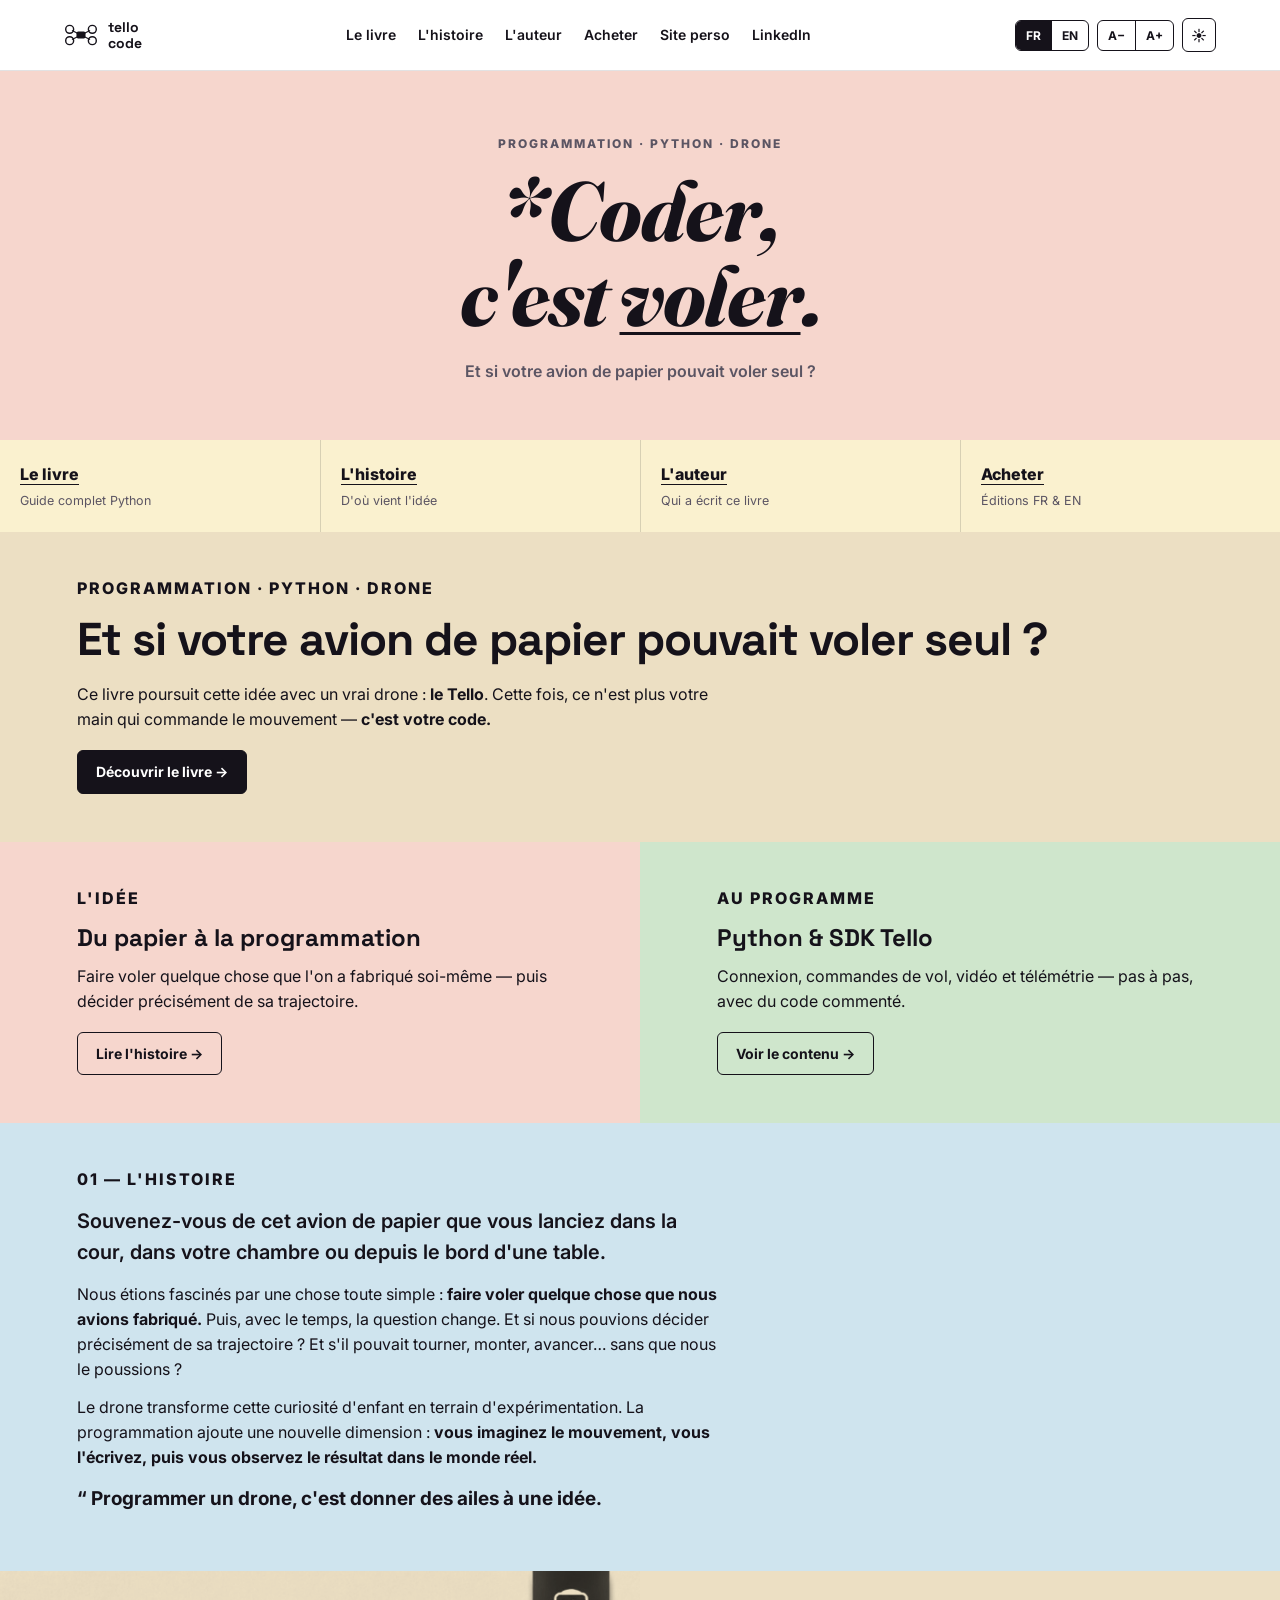
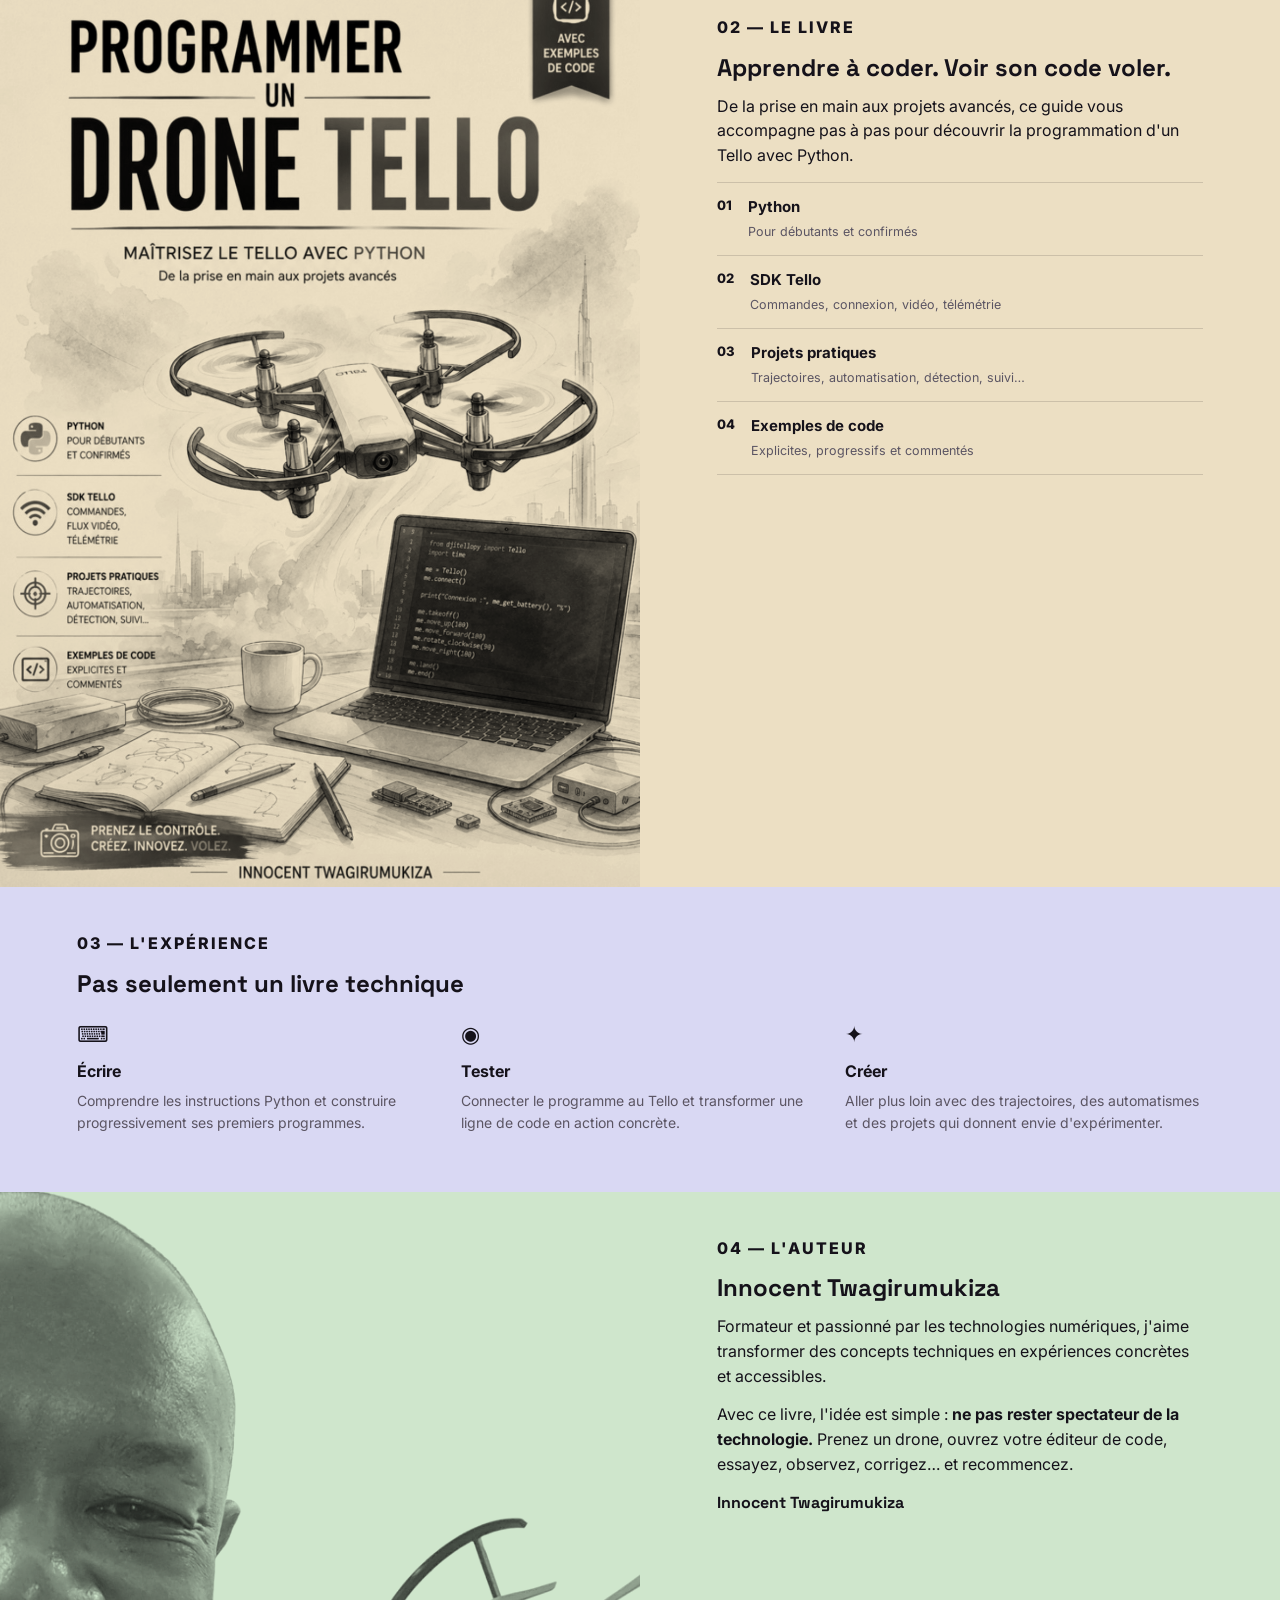
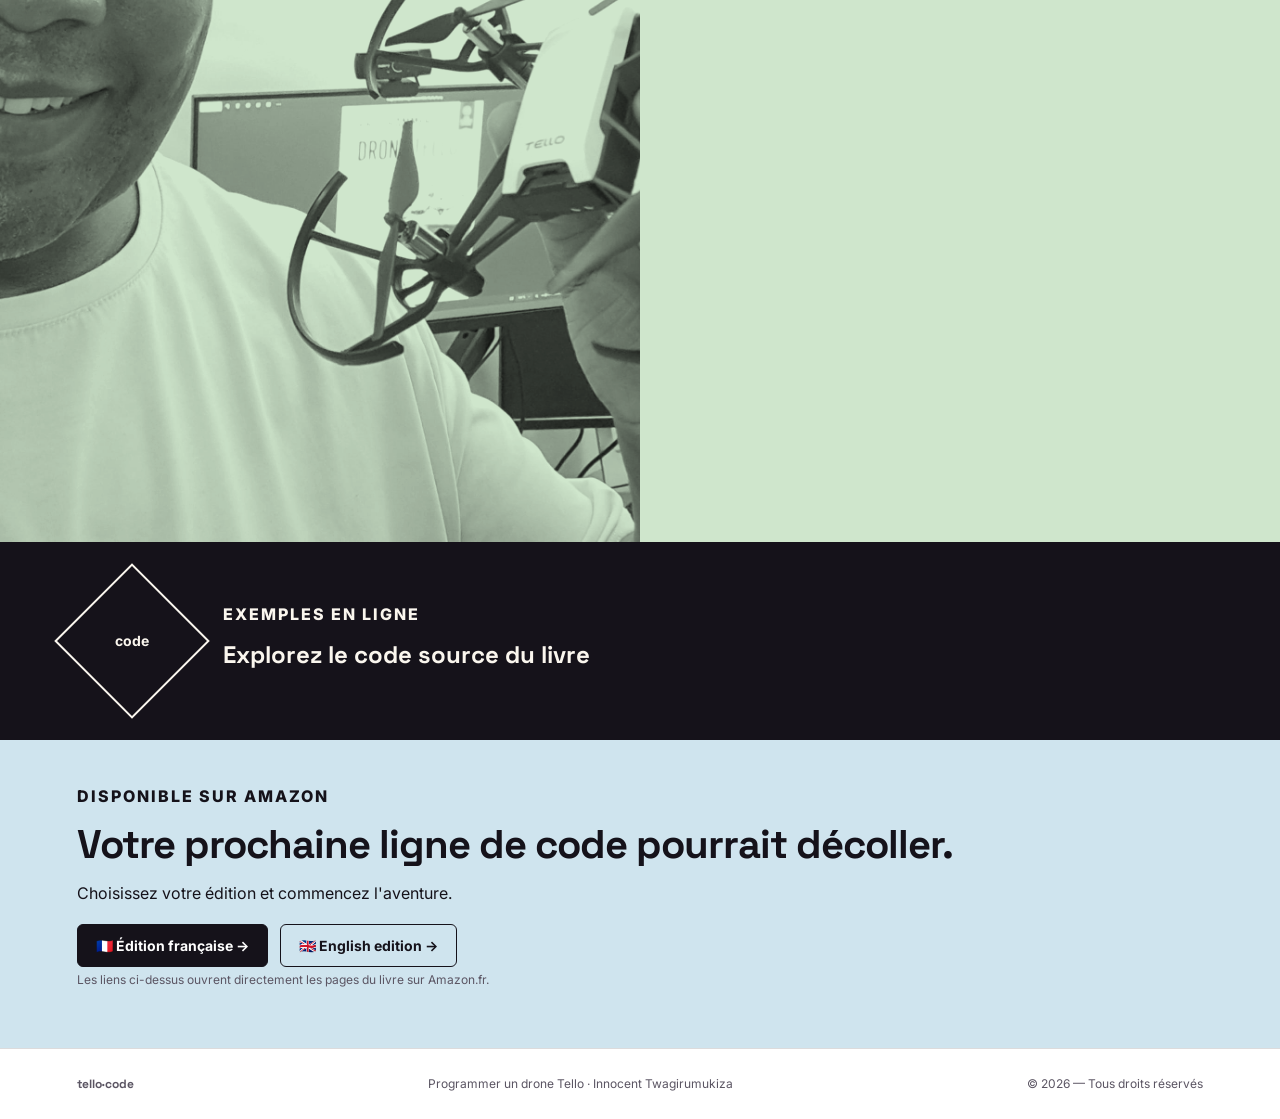
<file: index.html>
<!DOCTYPE html>
<html lang="fr" data-lang="fr" data-theme="light">
<head>
  <meta charset="UTF-8">
  <meta name="viewport" content="width=device-width, initial-scale=1.0">
  <meta name="description" content="Programmer un drone Tello — Maîtrisez le Tello avec Python, du premier vol aux projets autonomes. Livre d'Innocent Twagirumukiza.">
  <meta name="author" content="Innocent Twagirumukiza">
  <title>Programmer un drone Tello | Innocent Twagirumukiza</title>
  <link rel="preconnect" href="https://fonts.googleapis.com">
  <link rel="preconnect" href="https://fonts.gstatic.com" crossorigin>
  <link href="https://fonts.googleapis.com/css2?family=Inter:wght@400;500;600;700;800&family=Space+Grotesk:wght@500;600;700&family=Fraunces:ital,wght@0,600;0,700;1,600&display=swap" rel="stylesheet">
  <link rel="stylesheet" href="styles.css">
  <script>
    (function(){
      var lang = localStorage.getItem('tc-lang') || 'fr';
      var theme = localStorage.getItem('tc-theme') || 'light';
      var fs = localStorage.getItem('tc-fs') || '1';
      document.documentElement.setAttribute('data-lang', lang);
      document.documentElement.setAttribute('lang', lang);
      document.documentElement.setAttribute('data-theme', theme);
      document.documentElement.style.setProperty('--fs', fs);
    })();
  </script>
</head>
<body>
  <header class="nav">
    <a class="brand" href="#top">
      <svg class="brand-mark" viewBox="0 0 60 40" width="34" height="24" aria-hidden="true">
        <circle cx="10" cy="10" r="7" fill="none" stroke="currentColor" stroke-width="2.5"/>
        <circle cx="50" cy="10" r="7" fill="none" stroke="currentColor" stroke-width="2.5"/>
        <circle cx="10" cy="30" r="7" fill="none" stroke="currentColor" stroke-width="2.5"/>
        <circle cx="50" cy="30" r="7" fill="none" stroke="currentColor" stroke-width="2.5"/>
        <rect x="22" y="14" width="16" height="12" rx="3" fill="currentColor"/>
        <line x1="14" y1="12" x2="24" y2="17" stroke="currentColor" stroke-width="2"/>
        <line x1="46" y1="12" x2="36" y2="17" stroke="currentColor" stroke-width="2"/>
        <line x1="14" y1="28" x2="24" y2="23" stroke="currentColor" stroke-width="2"/>
        <line x1="46" y1="28" x2="36" y2="23" stroke="currentColor" stroke-width="2"/>
      </svg>
      <span class="brand-word">tello<br>code</span>
    </a>

    <nav class="nav-links">
      <a href="#livre"><span class="i18n-fr">Le livre</span><span class="i18n-en">The book</span></a>
      <a href="#histoire"><span class="i18n-fr">L'histoire</span><span class="i18n-en">The story</span></a>
      <a href="#auteur"><span class="i18n-fr">L'auteur</span><span class="i18n-en">The author</span></a>
      <a href="#acheter"><span class="i18n-fr">Acheter</span><span class="i18n-en">Buy</span></a>
      <a href="https://twagirumukiza.github.io/Twagirumukiza-Innocent/" target="_blank" rel="noopener"><span class="i18n-fr">Site perso</span><span class="i18n-en">Website</span></a>
      <a href="https://www.linkedin.com/in/innocent-twagirumukiza" target="_blank" rel="noopener">LinkedIn</a>
    </nav>

    <div class="toolbar" role="group" aria-label="Préférences d'affichage">
      <div class="tb-group lang-switch">
        <button type="button" class="tb-btn lang-btn" data-lang-btn="fr" aria-pressed="true">FR</button>
        <button type="button" class="tb-btn lang-btn" data-lang-btn="en" aria-pressed="false">EN</button>
      </div>
      <div class="tb-group">
        <button type="button" class="tb-btn" id="fs-dec" aria-label="Réduire la taille du texte">A−</button>
        <button type="button" class="tb-btn" id="fs-inc" aria-label="Augmenter la taille du texte">A+</button>
      </div>
      <button type="button" class="tb-btn theme-btn" id="theme-toggle" aria-label="Changer de thème">
        <span class="theme-icon-light">☀</span><span class="theme-icon-dark">☾</span>
      </button>
      <button type="button" class="burger" id="burger-toggle" aria-label="Ouvrir le menu" aria-expanded="false" aria-controls="mobile-menu">
        <span></span><span></span><span></span>
      </button>
    </div>

    <div class="mobile-menu" id="mobile-menu">
      <a href="#livre"><span class="i18n-fr">Le livre</span><span class="i18n-en">The book</span></a>
      <a href="#histoire"><span class="i18n-fr">L'histoire</span><span class="i18n-en">The story</span></a>
      <a href="#auteur"><span class="i18n-fr">L'auteur</span><span class="i18n-en">The author</span></a>
      <a href="#acheter"><span class="i18n-fr">Acheter</span><span class="i18n-en">Buy</span></a>
      <a href="https://twagirumukiza.github.io/Twagirumukiza-Innocent/" target="_blank" rel="noopener"><span class="i18n-fr">Site perso</span><span class="i18n-en">Website</span></a>
      <a href="https://www.linkedin.com/in/innocent-twagirumukiza" target="_blank" rel="noopener">LinkedIn</a>
    </div>
  </header>

  <main id="top">

    <!-- HERO : slogan -->
    <section class="hero-band">
      <div class="hero-slogan">
        <p class="eyebrow i18n-fr">PROGRAMMATION · PYTHON · DRONE</p>
        <p class="eyebrow i18n-en">PROGRAMMING · PYTHON · DRONE</p>
        <h1 class="slogan i18n-fr">*Coder,<br>c'est <u>voler</u>.</h1>
        <h1 class="slogan i18n-en">*Code is<br><u>flight</u>.</h1>
        <p class="slogan-sub i18n-fr">Et si votre avion de papier pouvait voler seul ?</p>
        <p class="slogan-sub i18n-en">What if your paper airplane could fly on its own?</p>
      </div>
    </section>

    <!-- LIGNE DE NAVIGATION RAPIDE -->
    <nav class="quicknav">
      <a href="#livre">
        <span class="qn-title i18n-fr">Le livre</span><span class="qn-title i18n-en">The book</span>
        <span class="qn-caption i18n-fr">Guide complet Python</span><span class="qn-caption i18n-en">Full Python guide</span>
      </a>
      <a href="#histoire">
        <span class="qn-title i18n-fr">L'histoire</span><span class="qn-title i18n-en">The story</span>
        <span class="qn-caption i18n-fr">D'où vient l'idée</span><span class="qn-caption i18n-en">Where the idea comes from</span>
      </a>
      <a href="#auteur">
        <span class="qn-title i18n-fr">L'auteur</span><span class="qn-title i18n-en">The author</span>
        <span class="qn-caption i18n-fr">Qui a écrit ce livre</span><span class="qn-caption i18n-en">Who wrote this book</span>
      </a>
      <a href="#acheter">
        <span class="qn-title i18n-fr">Acheter</span><span class="qn-title i18n-en">Buy</span>
        <span class="qn-caption i18n-fr">Éditions FR &amp; EN</span><span class="qn-caption i18n-en">FR &amp; EN editions</span>
      </a>
    </nav>

    <!-- GRILLE DE BLOCS -->
    <div class="bento">

      <!-- Intro / accroche -->
      <article class="cell wide tan">
        <p class="eyebrow i18n-fr">PROGRAMMATION · PYTHON · DRONE</p>
        <p class="eyebrow i18n-en">PROGRAMMING · PYTHON · DRONE</p>
        <h1 class="i18n-fr">Et si votre avion de papier pouvait voler seul ?</h1>
        <h1 class="i18n-en">What if your paper airplane could fly on its own?</h1>
        <p class="i18n-fr">Ce livre poursuit cette idée avec un vrai drone : <strong>le Tello</strong>. Cette fois, ce n'est plus votre main qui commande le mouvement — <strong>c'est votre code.</strong></p>
        <p class="i18n-en">This book carries that idea further with a real drone: <strong>the Tello</strong>. This time, it's not your hand commanding the movement — <strong>it's your code.</strong></p>
        <a class="btn i18n-fr" href="#livre">Découvrir le livre →</a>
        <a class="btn i18n-en" href="#livre">Discover the book →</a>
      </article>

      <!-- Teaser histoire -->
      <article class="cell peach">
        <p class="tag i18n-fr">L'idée</p><p class="tag i18n-en">The idea</p>
        <h3 class="i18n-fr">Du papier à la programmation</h3>
        <h3 class="i18n-en">From paper to programming</h3>
        <p class="i18n-fr">Faire voler quelque chose que l'on a fabriqué soi-même — puis décider précisément de sa trajectoire.</p>
        <p class="i18n-en">Making something you built fly — then deciding exactly where it goes.</p>
        <a class="btn ghost i18n-fr" href="#histoire">Lire l'histoire →</a>
        <a class="btn ghost i18n-en" href="#histoire">Read the story →</a>
      </article>

      <!-- Teaser SDK -->
      <article class="cell sage">
        <p class="tag i18n-fr">Au programme</p><p class="tag i18n-en">Inside the book</p>
        <h3 class="i18n-fr">Python &amp; SDK Tello</h3>
        <h3 class="i18n-en">Python &amp; Tello SDK</h3>
        <p class="i18n-fr">Connexion, commandes de vol, vidéo et télémétrie — pas à pas, avec du code commenté.</p>
        <p class="i18n-en">Connection, flight commands, video and telemetry — step by step, with commented code.</p>
        <a class="btn ghost i18n-fr" href="#livre">Voir le contenu →</a>
        <a class="btn ghost i18n-en" href="#livre">See what's inside →</a>
      </article>

      <!-- Histoire complète -->
      <article class="cell wide sky" id="histoire">
        <p class="tag i18n-fr">01 — L'histoire</p><p class="tag i18n-en">01 — The story</p>
        <div class="i18n-fr">
          <p class="big">Souvenez-vous de cet avion de papier que vous lanciez dans la cour, dans votre chambre ou depuis le bord d'une table.</p>
          <p>Nous étions fascinés par une chose toute simple : <strong>faire voler quelque chose que nous avions fabriqué.</strong> Puis, avec le temps, la question change. Et si nous pouvions décider précisément de sa trajectoire ? Et s'il pouvait tourner, monter, avancer… sans que nous le poussions ?</p>
          <p>Le drone transforme cette curiosité d'enfant en terrain d'expérimentation. La programmation ajoute une nouvelle dimension : <strong>vous imaginez le mouvement, vous l'écrivez, puis vous observez le résultat dans le monde réel.</strong></p>
          <p class="quote">“ Programmer un drone, c'est donner des ailes à une idée.</p>
        </div>
        <div class="i18n-en">
          <p class="big">Remember that paper plane you launched in the yard, in your bedroom, or off the edge of a table.</p>
          <p>We were fascinated by one simple thing: <strong>making something we'd built fly.</strong> Then, over time, the question changes. What if we could decide its exact path? What if it could turn, climb, move forward… without us pushing it?</p>
          <p>The drone turns that childhood curiosity into a playground for experimenting. Programming adds a new dimension: <strong>you imagine the movement, you write it, then you watch the result play out in the real world.</strong></p>
          <p class="quote">“ Programming a drone means giving wings to an idea.</p>
        </div>
      </article>

      <!-- Le livre : visuel + contenu -->
      <figure class="cell photo tint-tan">
        <img src="assets/couverture-tello.jpg" alt="Couverture du livre Programmer un drone Tello">
      </figure>
      <article class="cell tan" id="livre">
        <p class="tag i18n-fr">02 — Le livre</p><p class="tag i18n-en">02 — The book</p>
        <h3 class="i18n-fr">Apprendre à coder. Voir son code voler.</h3>
        <h3 class="i18n-en">Learn to code. Watch your code fly.</h3>
        <p class="i18n-fr">De la prise en main aux projets avancés, ce guide vous accompagne pas à pas pour découvrir la programmation d'un Tello avec Python.</p>
        <p class="i18n-en">From your very first flight to advanced projects, this guide walks you step by step through programming a Tello with Python.</p>
        <ul class="feature-list i18n-fr">
          <li><b>01</b><span><strong>Python</strong><small>Pour débutants et confirmés</small></span></li>
          <li><b>02</b><span><strong>SDK Tello</strong><small>Commandes, connexion, vidéo, télémétrie</small></span></li>
          <li><b>03</b><span><strong>Projets pratiques</strong><small>Trajectoires, automatisation, détection, suivi…</small></span></li>
          <li><b>04</b><span><strong>Exemples de code</strong><small>Explicites, progressifs et commentés</small></span></li>
        </ul>
        <ul class="feature-list i18n-en">
          <li><b>01</b><span><strong>Python</strong><small>For beginners and experienced coders</small></span></li>
          <li><b>02</b><span><strong>Tello SDK</strong><small>Commands, connection, video, telemetry</small></span></li>
          <li><b>03</b><span><strong>Hands-on projects</strong><small>Flight paths, automation, detection, tracking…</small></span></li>
          <li><b>04</b><span><strong>Code examples</strong><small>Clear, progressive and well-commented</small></span></li>
        </ul>
      </article>

      <!-- Expérience : écrire / tester / créer -->
      <article class="cell wide lavender">
        <p class="tag i18n-fr">03 — L'expérience</p><p class="tag i18n-en">03 — The experience</p>
        <h3 class="i18n-fr">Pas seulement un livre technique</h3>
        <h3 class="i18n-en">Not just a technical book</h3>
        <div class="triptych i18n-fr">
          <div><span class="ti">⌨</span><strong>Écrire</strong><p>Comprendre les instructions Python et construire progressivement ses premiers programmes.</p></div>
          <div><span class="ti">◉</span><strong>Tester</strong><p>Connecter le programme au Tello et transformer une ligne de code en action concrète.</p></div>
          <div><span class="ti">✦</span><strong>Créer</strong><p>Aller plus loin avec des trajectoires, des automatismes et des projets qui donnent envie d'expérimenter.</p></div>
        </div>
        <div class="triptych i18n-en">
          <div><span class="ti">⌨</span><strong>Write</strong><p>Understand Python instructions and progressively build your first programs.</p></div>
          <div><span class="ti">◉</span><strong>Test</strong><p>Connect the program to the Tello and turn a line of code into a real action.</p></div>
          <div><span class="ti">✦</span><strong>Create</strong><p>Go further with flight paths, automations and projects that make you want to experiment.</p></div>
        </div>
      </article>

      <!-- Auteur -->
      <figure class="cell photo tint-sage">
        <img src="assets/innocent-twagirumukiza.jpg" alt="Innocent Twagirumukiza avec un drone Tello">
      </figure>
      <article class="cell sage" id="auteur">
        <p class="tag i18n-fr">04 — L'auteur</p><p class="tag i18n-en">04 — The author</p>
        <h3>Innocent Twagirumukiza</h3>
        <p class="i18n-fr">Formateur et passionné par les technologies numériques, j'aime transformer des concepts techniques en expériences concrètes et accessibles.</p>
        <p class="i18n-en">A trainer passionate about digital technology, I love turning technical concepts into concrete, approachable experiences.</p>
        <p class="i18n-fr">Avec ce livre, l'idée est simple : <strong>ne pas rester spectateur de la technologie.</strong> Prenez un drone, ouvrez votre éditeur de code, essayez, observez, corrigez… et recommencez.</p>
        <p class="i18n-en">With this book, the idea is simple: <strong>stop watching technology from the sidelines.</strong> Take a drone, open your code editor, try, observe, fix… and try again.</p>
        <p class="signature">Innocent Twagirumukiza</p>
      </article>

      <!-- Code source : bloc sombre diamant -->
      <a class="cell wide dark diamond-cell" href="https://tello-code-site-book.netlify.app/" target="_blank" rel="noopener">
        <div class="diamond">
          <span>code</span>
        </div>
        <div>
          <p class="tag i18n-fr">Exemples en ligne</p><p class="tag i18n-en">Live examples</p>
          <h3 class="i18n-fr">Explorez le code source du livre</h3>
          <h3 class="i18n-en">Explore the book's source code</h3>
        </div>
      </a>

      <!-- Achat -->
      <article class="cell wide sky" id="acheter">
        <p class="eyebrow i18n-fr">DISPONIBLE SUR AMAZON</p>
        <p class="eyebrow i18n-en">AVAILABLE ON AMAZON</p>
        <h2 class="i18n-fr">Votre prochaine ligne de code pourrait décoller.</h2>
        <h2 class="i18n-en">Your next line of code could take off.</h2>
        <p class="i18n-fr">Choisissez votre édition et commencez l'aventure.</p>
        <p class="i18n-en">Choose your edition and start the adventure.</p>
        <div class="amazon-buttons">
          <a class="btn" href="https://www.amazon.fr/dp/B0HHYSXQSV" target="_blank" rel="noopener">🇫🇷 Édition française →</a>
          <a class="btn ghost" href="https://www.amazon.fr/PROGRAMMING-TELLO-DRONE-autonomous-assistant/dp/B0HHXLND46" target="_blank" rel="noopener">🇬🇧 English edition →</a>
        </div>
        <p class="amazon-note i18n-fr">Les liens ci-dessus ouvrent directement les pages du livre sur Amazon.fr.</p>
        <p class="amazon-note i18n-en">The links above open the book's pages directly on Amazon.fr.</p>
      </article>

    </div>
  </main>

  <footer>
    <div class="footer-brand">tello<span>·</span>code</div>
    <p class="i18n-fr">Programmer un drone Tello · Innocent Twagirumukiza</p>
    <p class="i18n-en">Programming a Tello Drone · Innocent Twagirumukiza</p>
    <p>
      <span class="i18n-fr">© <span id="year-fr"></span> — Tous droits réservés</span>
      <span class="i18n-en">© <span id="year-en"></span> — All rights reserved</span>
    </p>
  </footer>

  <script src="script.js"></script>
</body>
</html>
</file>
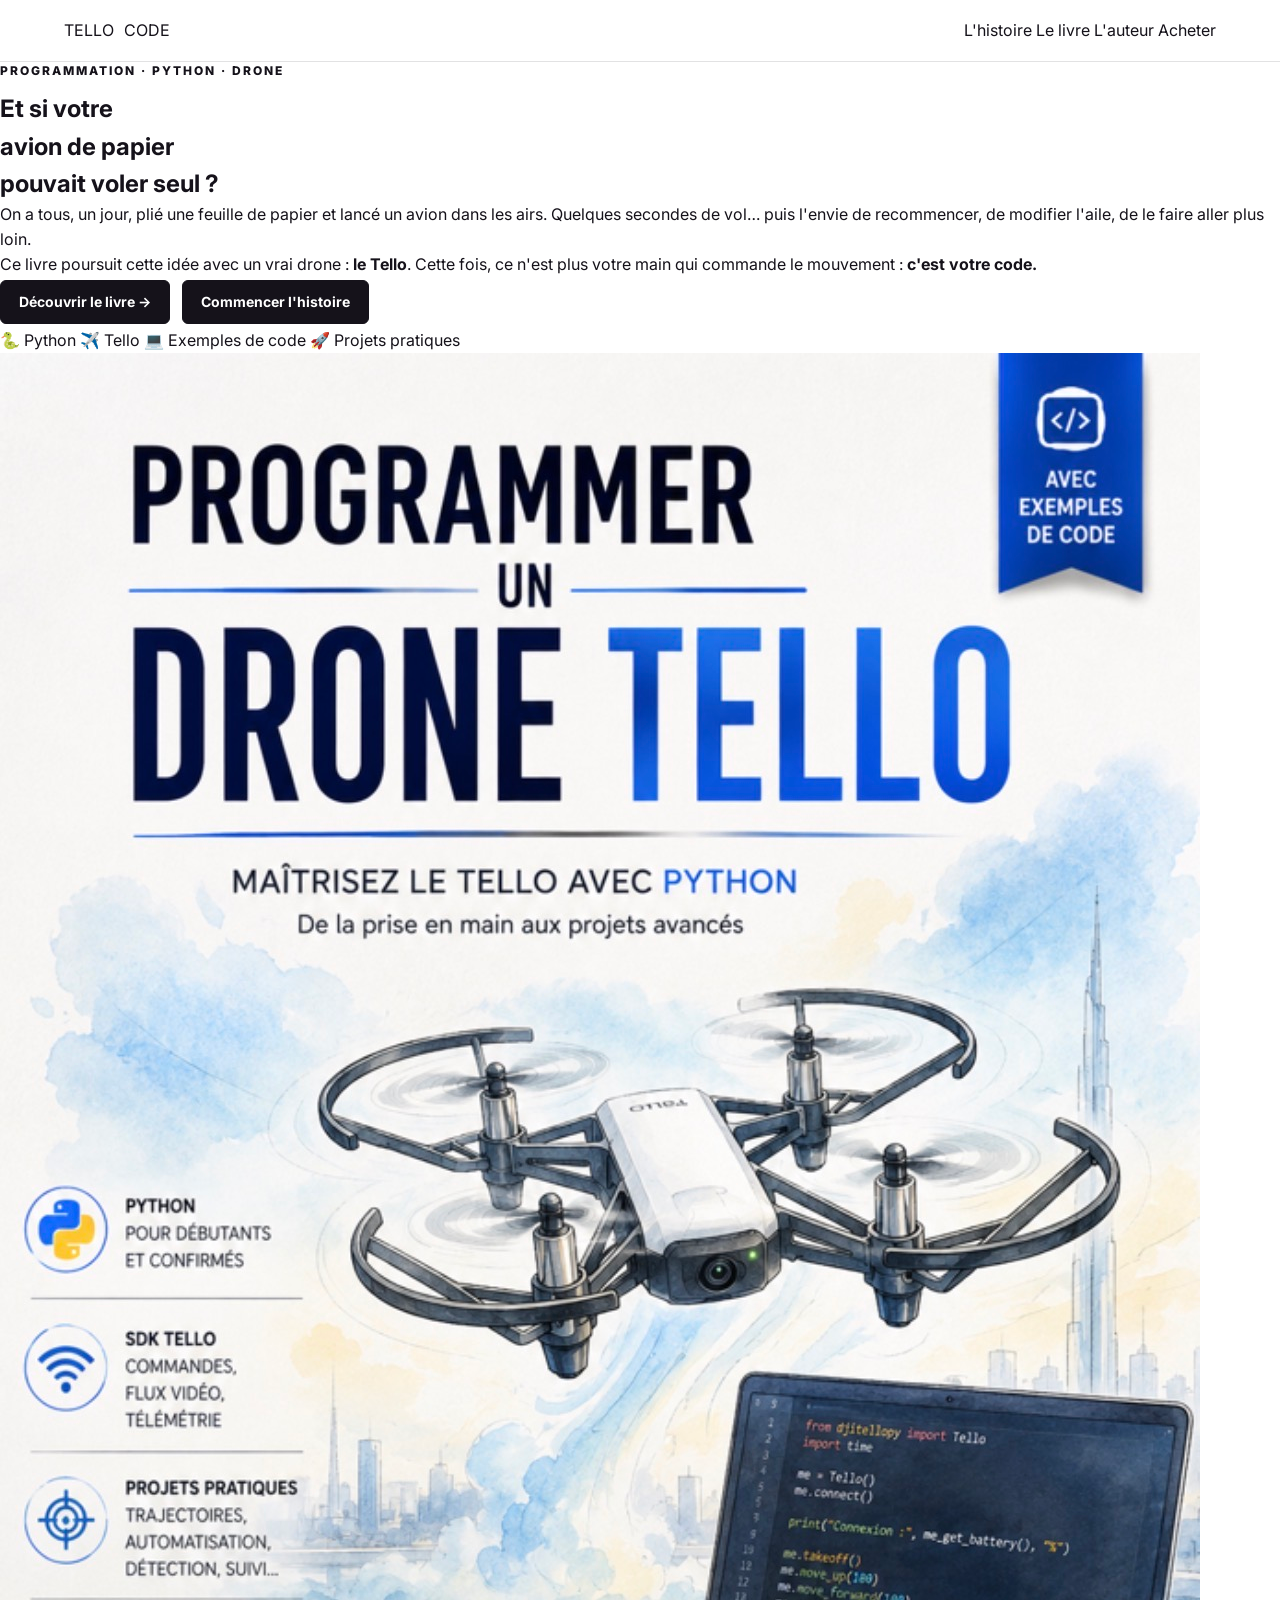
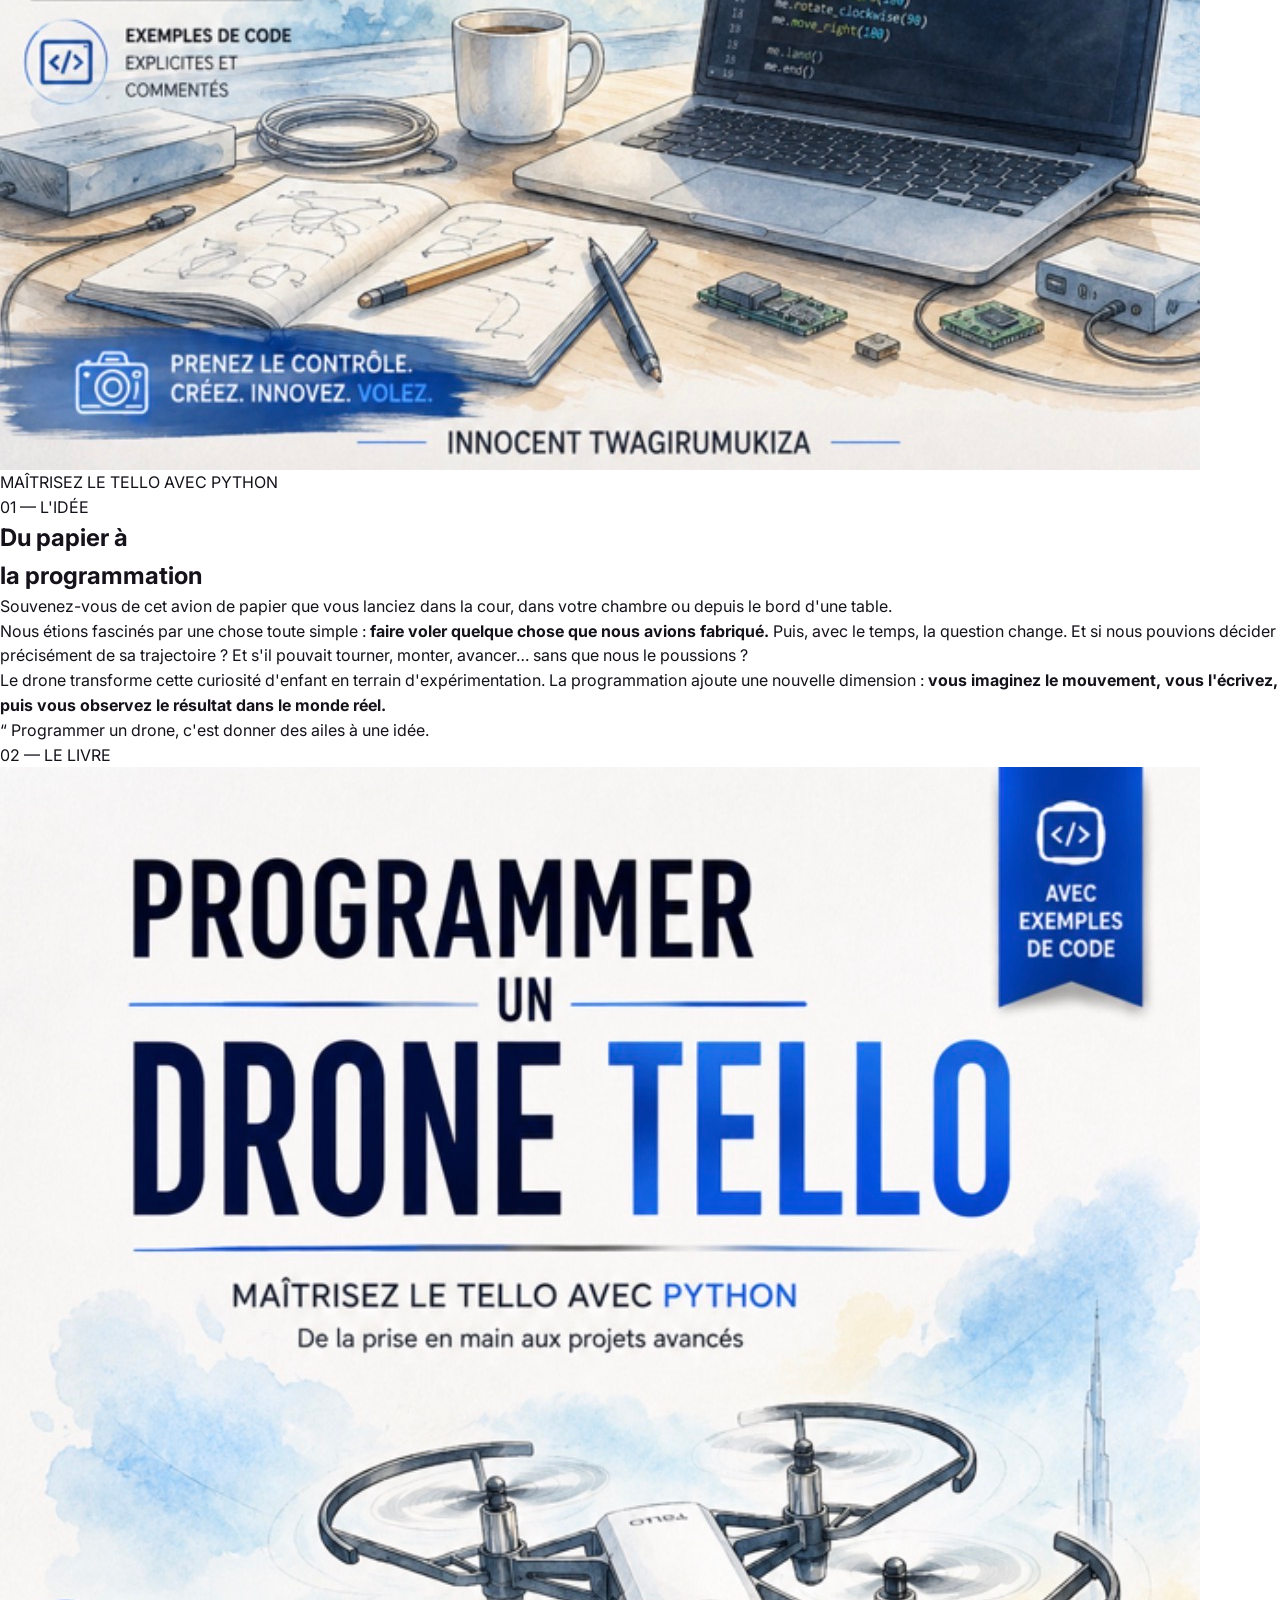
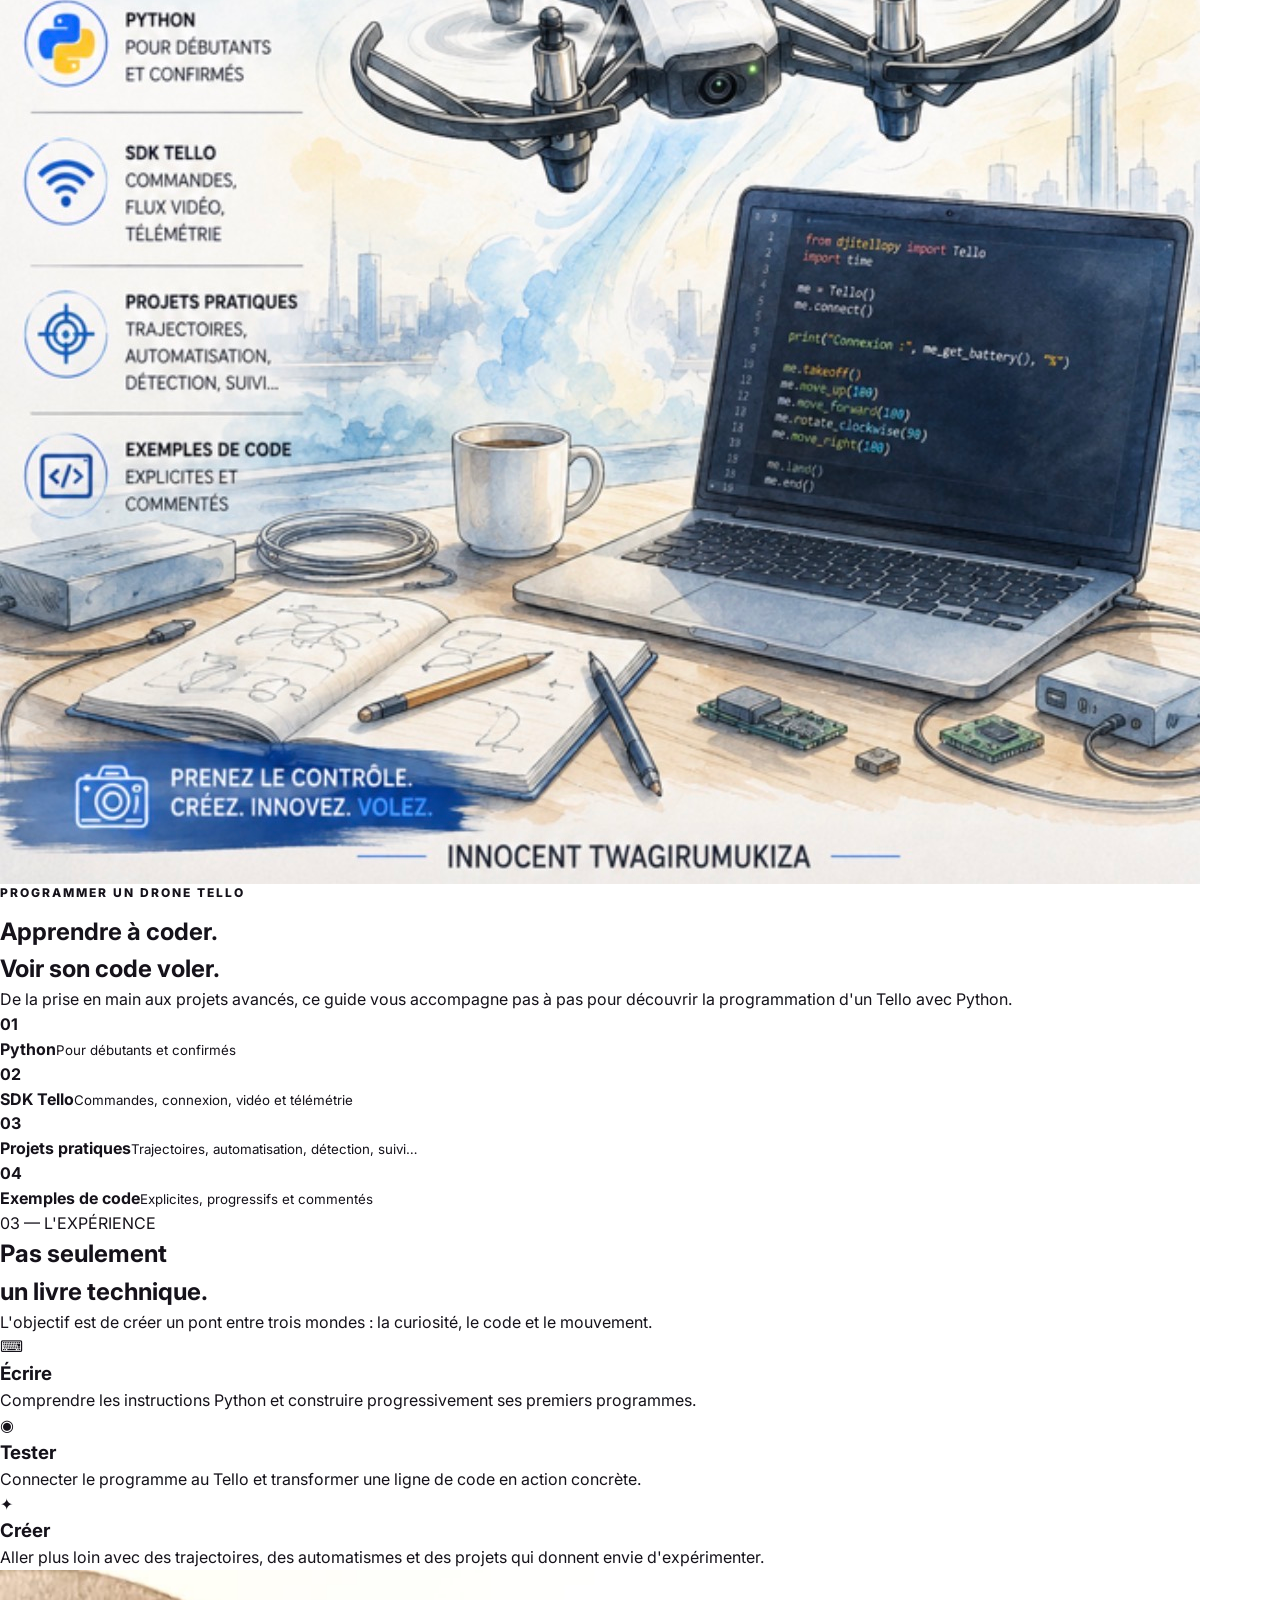
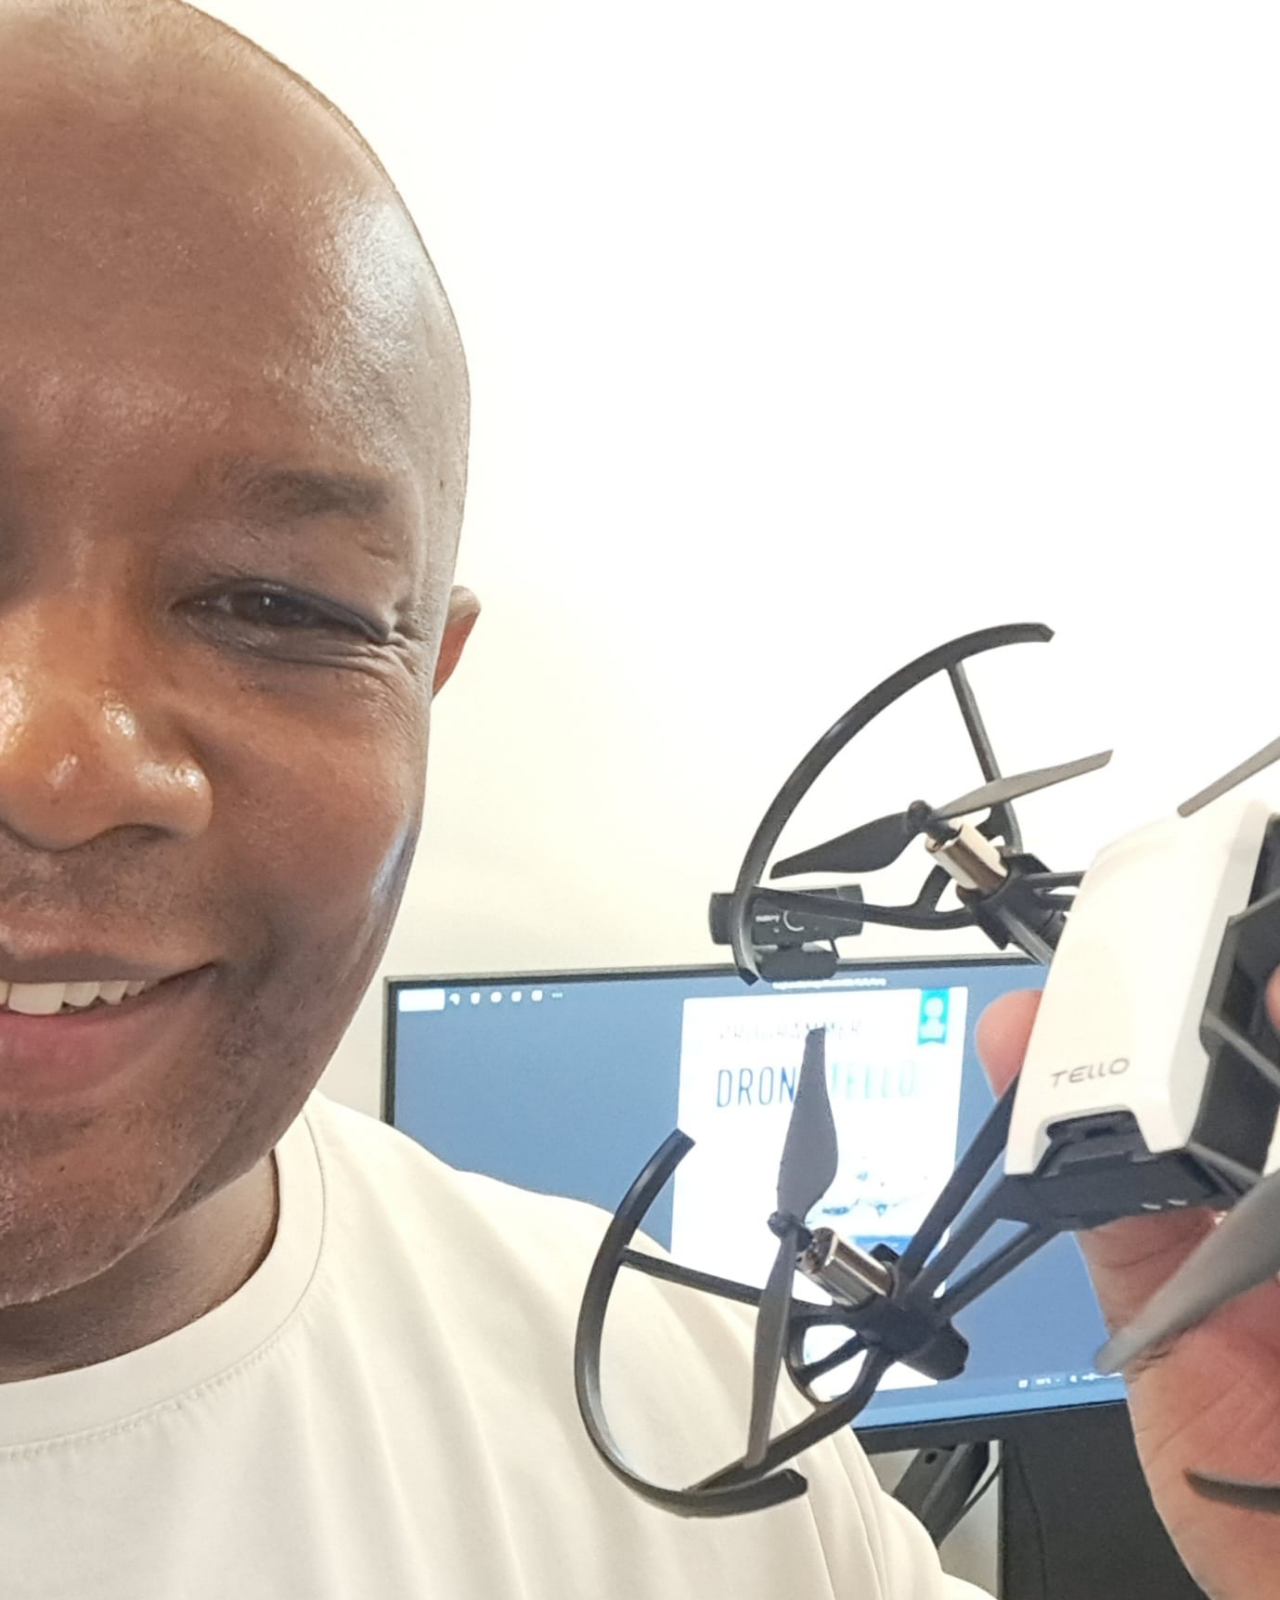
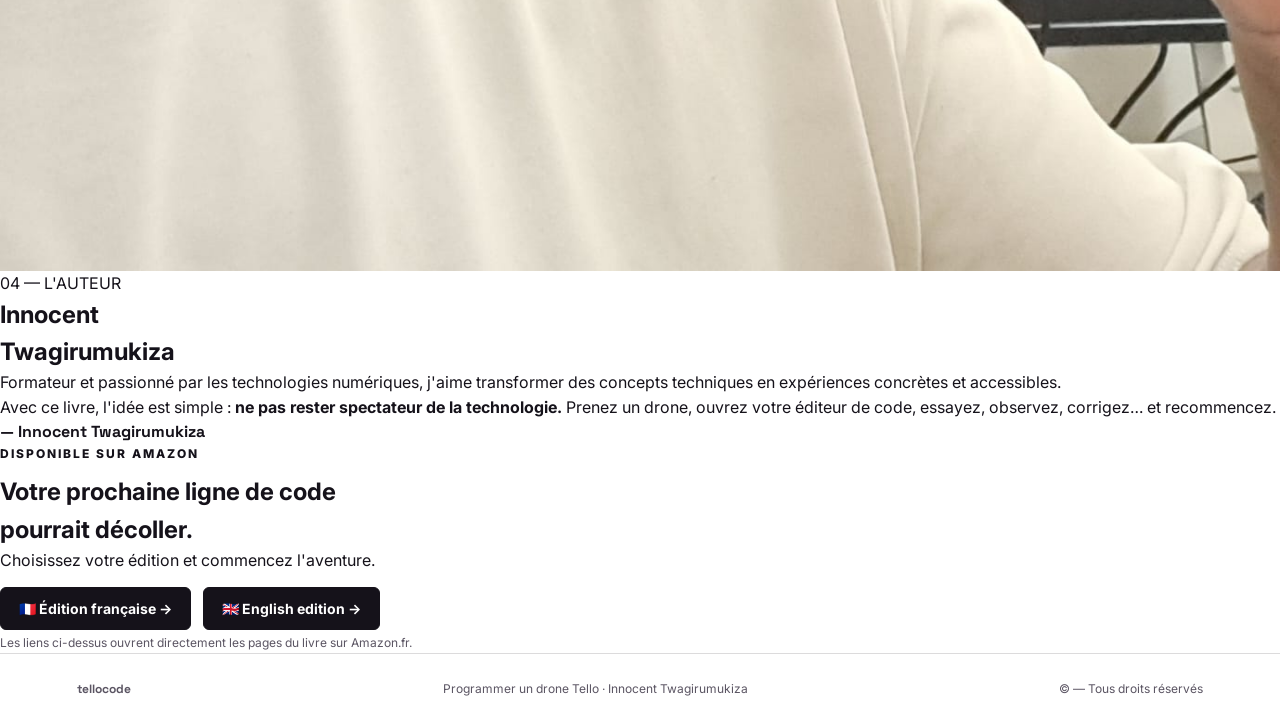
<file: V1_index.html>
<!DOCTYPE html>
<html lang="fr">
<head>
  <meta charset="UTF-8">
  <meta name="viewport" content="width=device-width, initial-scale=1.0">
  <meta name="description" content="Programmer un drone Tello — Maîtrisez le Tello avec Python, du premier vol aux projets autonomes. Livre d'Innocent Twagirumukiza.">
  <meta name="author" content="Innocent Twagirumukiza">
  <title>Programmer un drone Tello | Innocent Twagirumukiza</title>
  <link rel="preconnect" href="https://fonts.googleapis.com">
  <link rel="preconnect" href="https://fonts.gstatic.com" crossorigin>
  <link href="https://fonts.googleapis.com/css2?family=Inter:wght@400;500;600;700;800&family=Space+Grotesk:wght@500;600;700&display=swap" rel="stylesheet">
  <link rel="stylesheet" href="styles.css">
</head>
<body>
  <header class="nav">
    <a class="brand" href="#top">TELLO<span>CODE</span></a>
    <nav>
      <a href="#histoire">L'histoire</a>
      <a href="#livre">Le livre</a>
      <a href="#auteur">L'auteur</a>
      <a href="#acheter" class="nav-cta">Acheter</a>
    </nav>
  </header>

  <main id="top">
    <section class="hero">
      <div class="hero-copy">
        <p class="eyebrow">PROGRAMMATION · PYTHON · DRONE</p>
        <h1>Et si votre<br><span>avion de papier</span><br>pouvait voler seul ?</h1>
        <p class="lead">
          On a tous, un jour, plié une feuille de papier et lancé un avion dans les airs.
          Quelques secondes de vol… puis l'envie de recommencer, de modifier l'aile,
          de le faire aller plus loin.
        </p>
        <p class="lead">
          Ce livre poursuit cette idée avec un vrai drone : <strong>le Tello</strong>.
          Cette fois, ce n'est plus votre main qui commande le mouvement : <strong>c'est votre code.</strong>
        </p>
        <div class="hero-actions">
          <a class="btn btn-primary" href="#acheter">Découvrir le livre <span>→</span></a>
          <a class="btn btn-ghost" href="#histoire">Commencer l'histoire</a>
        </div>
        <div class="trust-row">
          <span>🐍 Python</span>
          <span>✈️ Tello</span>
          <span>💻 Exemples de code</span>
          <span>🚀 Projets pratiques</span>
        </div>
      </div>
      <div class="hero-book">
        <div class="glow"></div>
        <img src="assets/couverture-tello.jpg" alt="Couverture du livre Programmer un drone Tello">
        <div class="book-caption">MAÎTRISEZ LE TELLO AVEC PYTHON</div>
      </div>
    </section>

    <section class="story section" id="histoire">
      <div class="section-label">01 — L'IDÉE</div>
      <div class="story-grid">
        <div>
          <h2>Du papier à<br><span>la programmation</span></h2>
        </div>
        <div class="story-text">
          <p class="big">
            Souvenez-vous de cet avion de papier que vous lanciez dans la cour,
            dans votre chambre ou depuis le bord d'une table.
          </p>
          <p>
            Nous étions fascinés par une chose toute simple : <strong>faire voler quelque chose que nous avions fabriqué.</strong>
            Puis, avec le temps, la question change.
            Et si nous pouvions décider précisément de sa trajectoire ?
            Et s'il pouvait tourner, monter, avancer… sans que nous le poussions ?
          </p>
          <p>
            Le drone transforme cette curiosité d'enfant en terrain d'expérimentation.
            La programmation ajoute une nouvelle dimension : <strong>vous imaginez le mouvement,
            vous l'écrivez, puis vous observez le résultat dans le monde réel.</strong>
          </p>
          <div class="quote">
            <span>“</span>
            Programmer un drone, c'est donner des ailes à une idée.
          </div>
        </div>
      </div>
    </section>

    <section class="book section" id="livre">
      <div class="section-label">02 — LE LIVRE</div>
      <div class="book-grid">
        <div class="book-visual">
          <img src="assets/couverture-tello.jpg" alt="Livre Programmer un drone Tello">
        </div>
        <div class="book-info">
          <p class="eyebrow">PROGRAMMER UN DRONE TELLO</p>
          <h2>Apprendre à coder.<br><span>Voir son code voler.</span></h2>
          <p>
            De la prise en main aux projets avancés, ce guide vous accompagne
            pas à pas pour découvrir la programmation d'un Tello avec Python.
          </p>
          <div class="features">
            <div class="feature">
              <b>01</b>
              <div><strong>Python</strong><small>Pour débutants et confirmés</small></div>
            </div>
            <div class="feature">
              <b>02</b>
              <div><strong>SDK Tello</strong><small>Commandes, connexion, vidéo et télémétrie</small></div>
            </div>
            <div class="feature">
              <b>03</b>
              <div><strong>Projets pratiques</strong><small>Trajectoires, automatisation, détection, suivi…</small></div>
            </div>
            <div class="feature">
              <b>04</b>
              <div><strong>Exemples de code</strong><small>Explicites, progressifs et commentés</small></div>
            </div>
          </div>
        </div>
      </div>
    </section>

    <section class="experience section">
      <div class="section-label">03 — L'EXPÉRIENCE</div>
      <div class="experience-head">
        <h2>Pas seulement<br><span>un livre technique.</span></h2>
        <p>
          L'objectif est de créer un pont entre trois mondes :
          la curiosité, le code et le mouvement.
        </p>
      </div>
      <div class="cards">
        <article class="card">
          <div class="card-icon">⌨</div>
          <h3>Écrire</h3>
          <p>Comprendre les instructions Python et construire progressivement ses premiers programmes.</p>
        </article>
        <article class="card">
          <div class="card-icon">◉</div>
          <h3>Tester</h3>
          <p>Connecter le programme au Tello et transformer une ligne de code en action concrète.</p>
        </article>
        <article class="card">
          <div class="card-icon">✦</div>
          <h3>Créer</h3>
          <p>Aller plus loin avec des trajectoires, des automatismes et des projets qui donnent envie d'expérimenter.</p>
        </article>
      </div>
    </section>

    <section class="author section" id="auteur">
      <div class="author-photo">
        <img src="assets/innocent-twagirumukiza.jpg" alt="Innocent Twagirumukiza avec un drone Tello">
      </div>
      <div class="author-copy">
        <div class="section-label">04 — L'AUTEUR</div>
        <h2>Innocent<br><span>Twagirumukiza</span></h2>
        <p>
          Formateur et passionné par les technologies numériques, j'aime transformer
          des concepts techniques en expériences concrètes et accessibles.
        </p>
        <p>
          Avec ce livre, l'idée est simple : <strong>ne pas rester spectateur de la technologie.</strong>
          Prenez un drone, ouvrez votre éditeur de code, essayez, observez, corrigez… et recommencez.
        </p>
        <p class="signature">— Innocent Twagirumukiza</p>
      </div>
    </section>

    <section class="cta section" id="acheter">
      <div class="cta-inner">
        <p class="eyebrow">DISPONIBLE SUR AMAZON</p>
        <h2>Votre prochaine ligne de code<br><span>pourrait décoller.</span></h2>
        <p>Choisissez votre édition et commencez l'aventure.</p>
        <div class="amazon-buttons">
          <a class="btn btn-amazon" href="https://www.amazon.fr/dp/B0HHYSXQSV" target="_blank" rel="noopener">
            🇫🇷 Édition française <span>→</span>
          </a>
          <a class="btn btn-amazon secondary" href="https://www.amazon.fr/PROGRAMMING-TELLO-DRONE-autonomous-assistant/dp/B0HHXLND46" target="_blank" rel="noopener">
            🇬🇧 English edition <span>→</span>
          </a>
        </div>
        <p class="amazon-note">Les liens ci-dessus ouvrent directement les pages du livre sur Amazon.fr.</p>
      </div>
    </section>
  </main>

  <footer>
    <div class="footer-brand">TELLO<span>CODE</span></div>
    <p>Programmer un drone Tello · Innocent Twagirumukiza</p>
    <p>© <span id="year"></span> — Tous droits réservés</p>
  </footer>

  <script src="script.js"></script>
</body>
</html>
</file>
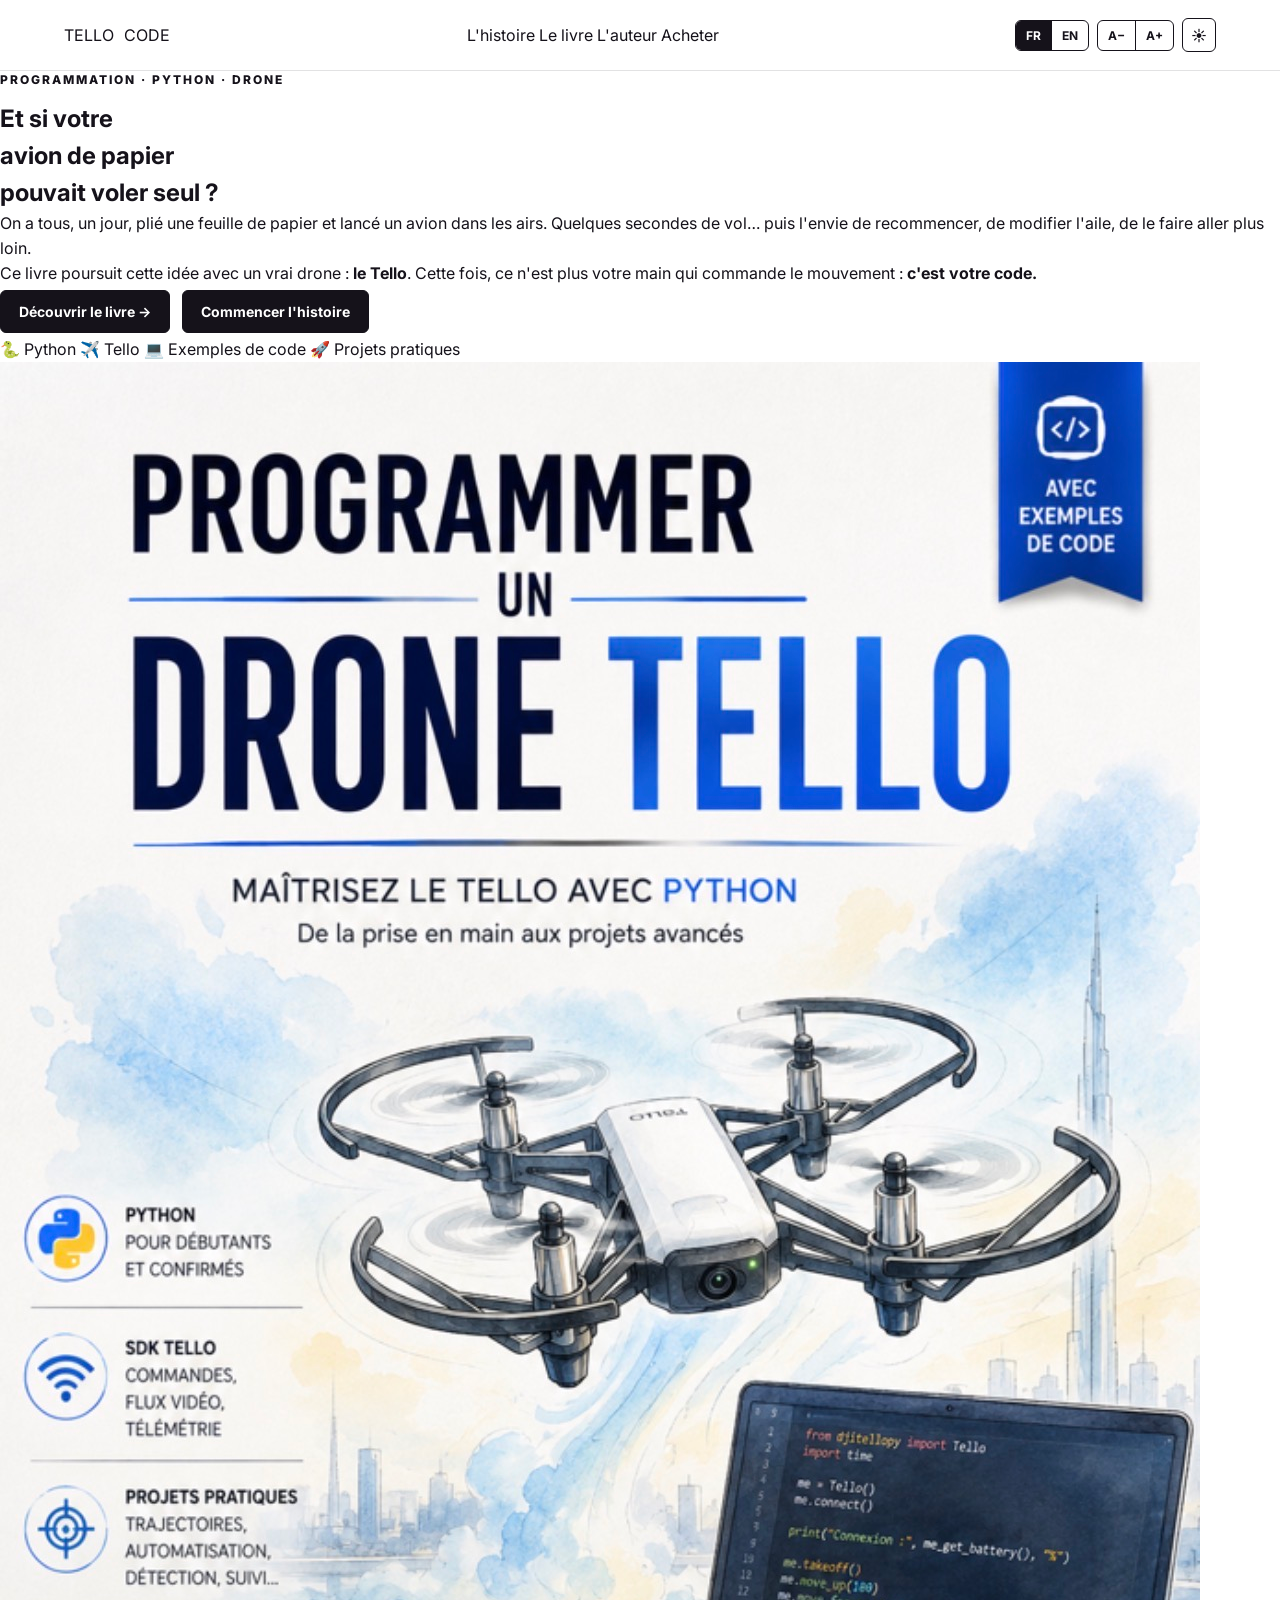
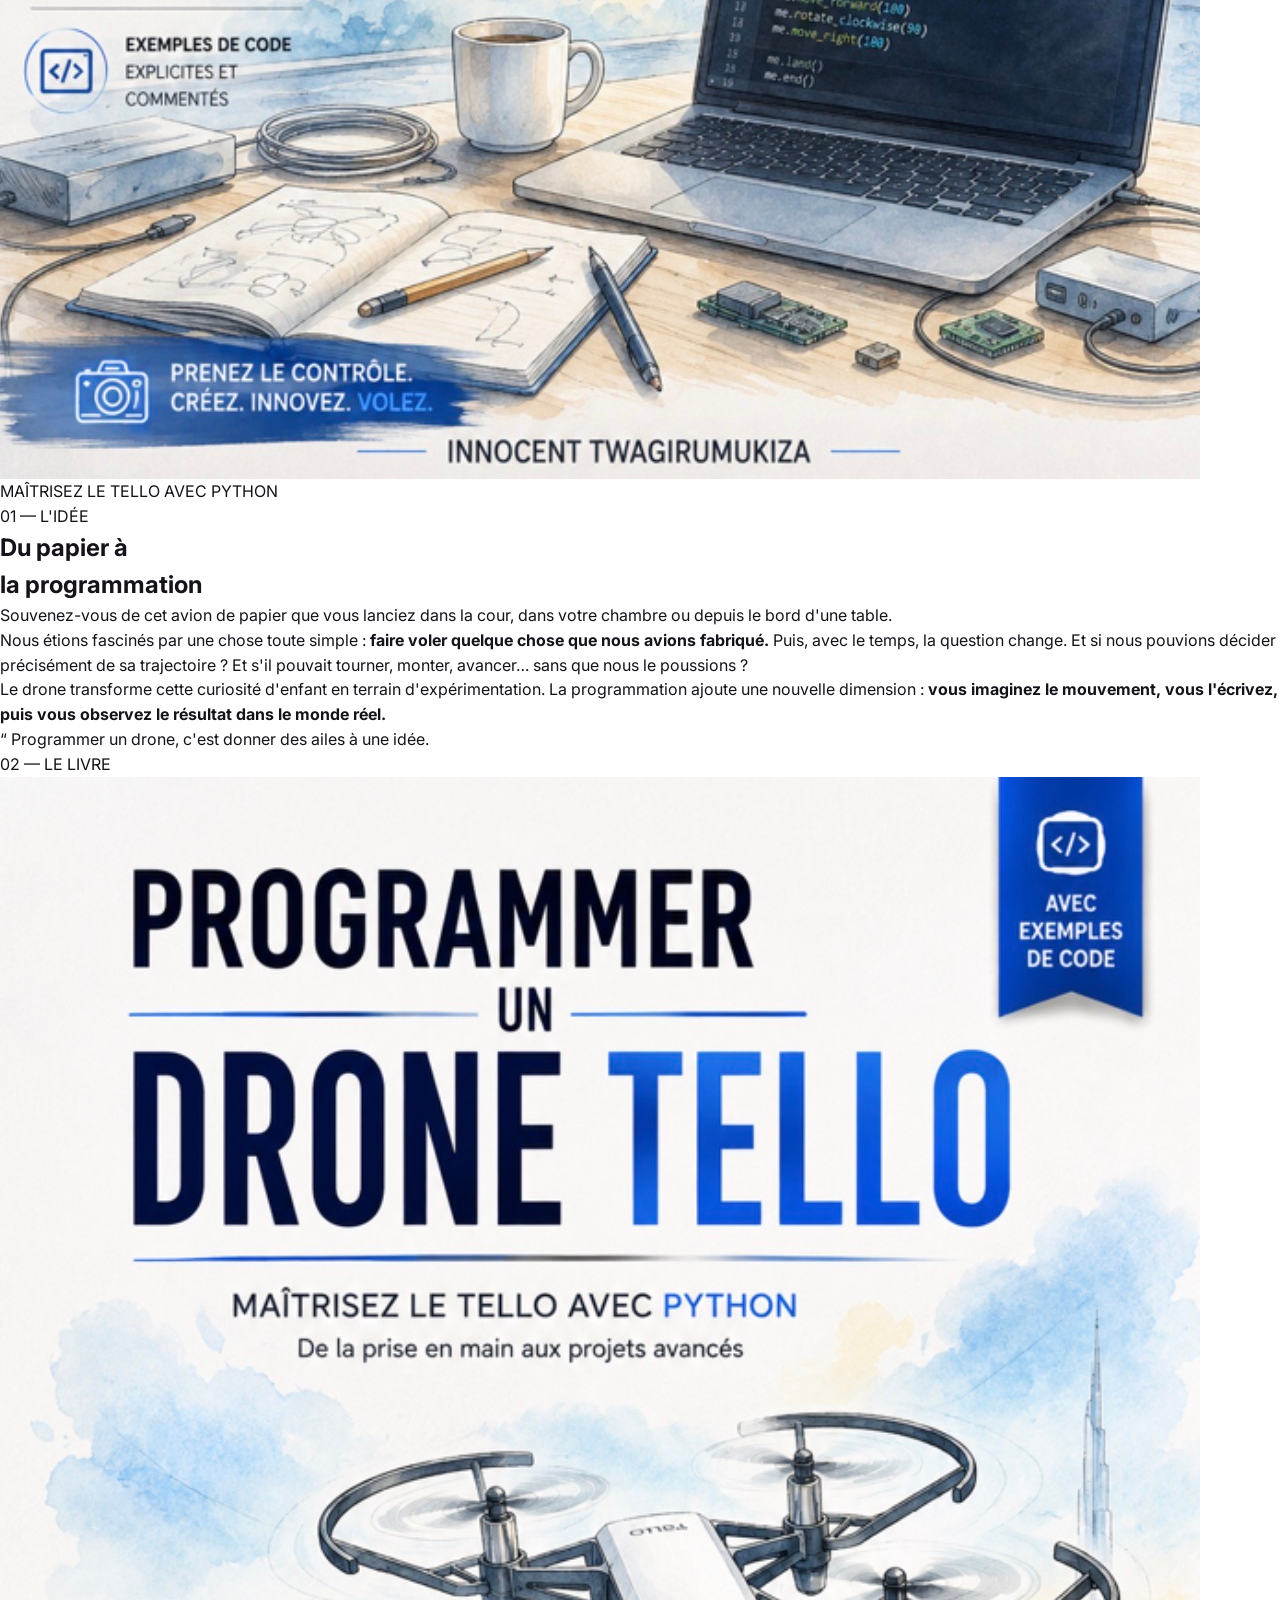
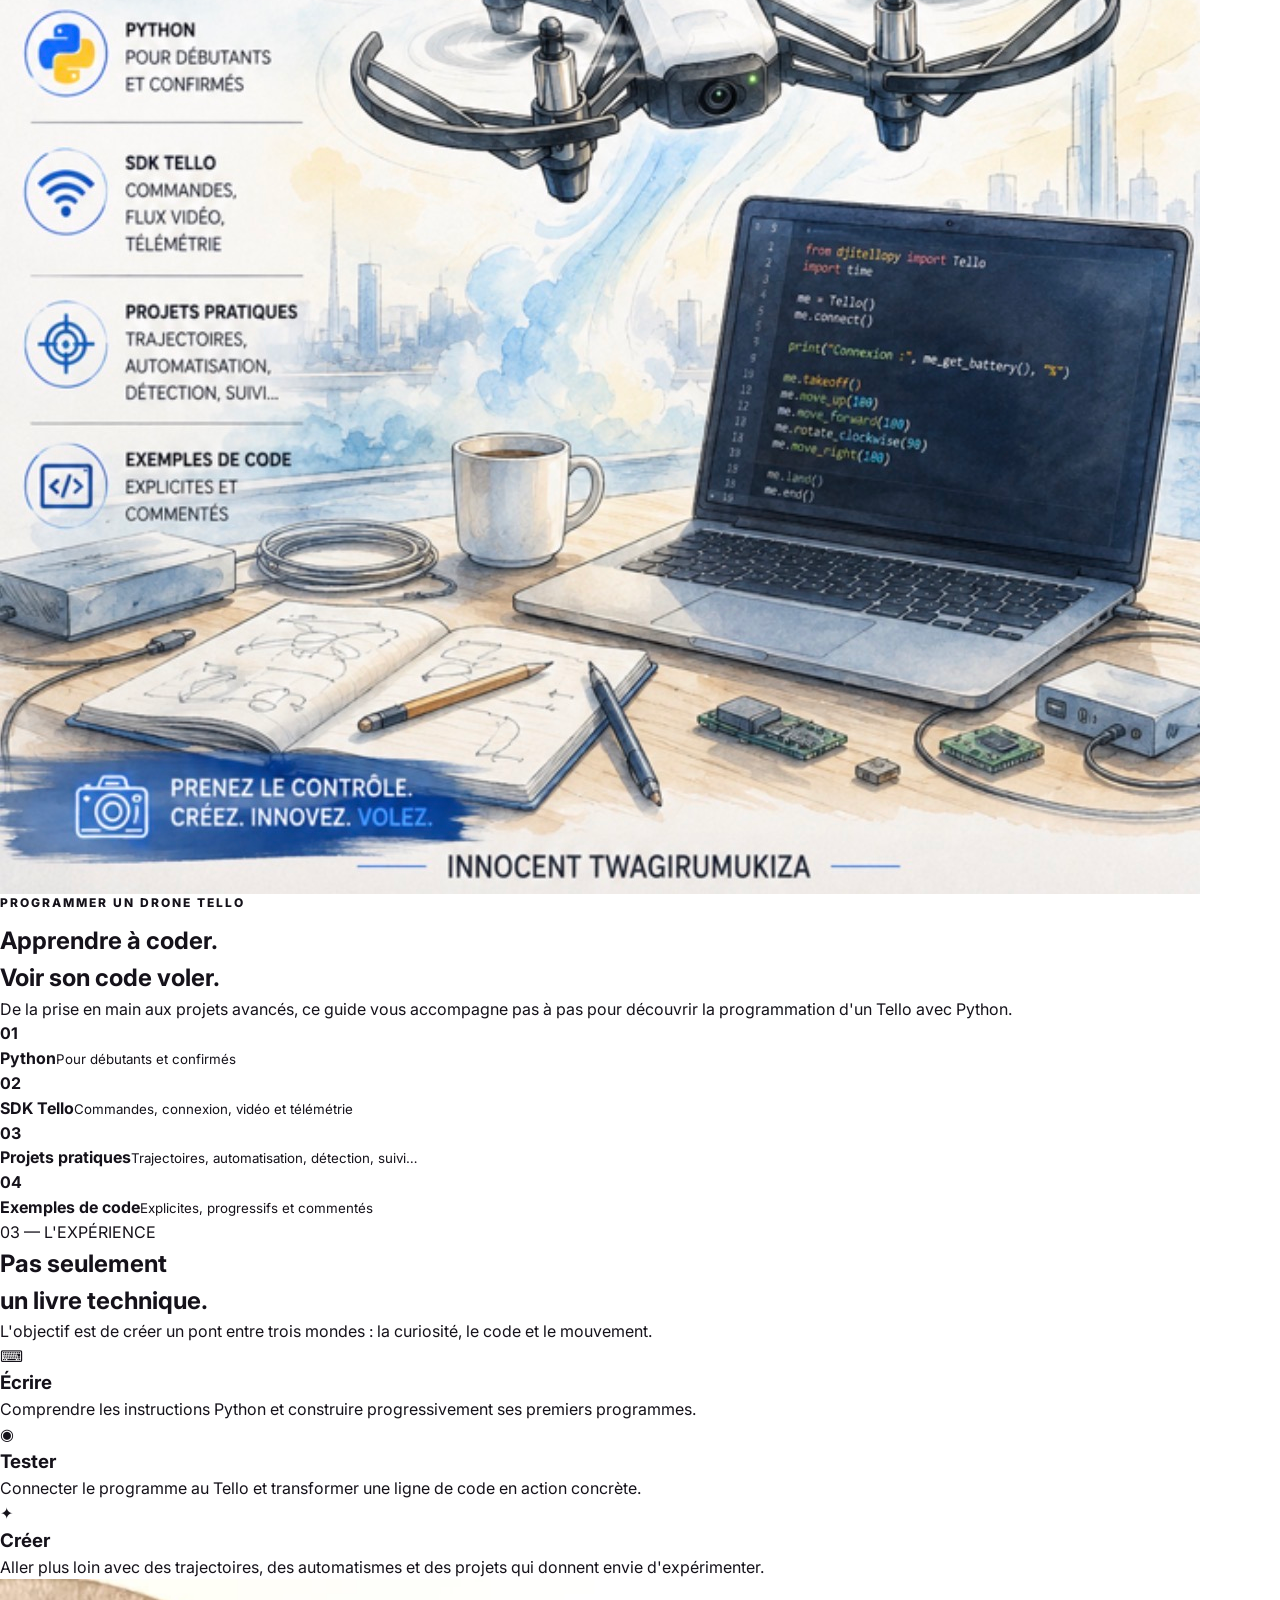
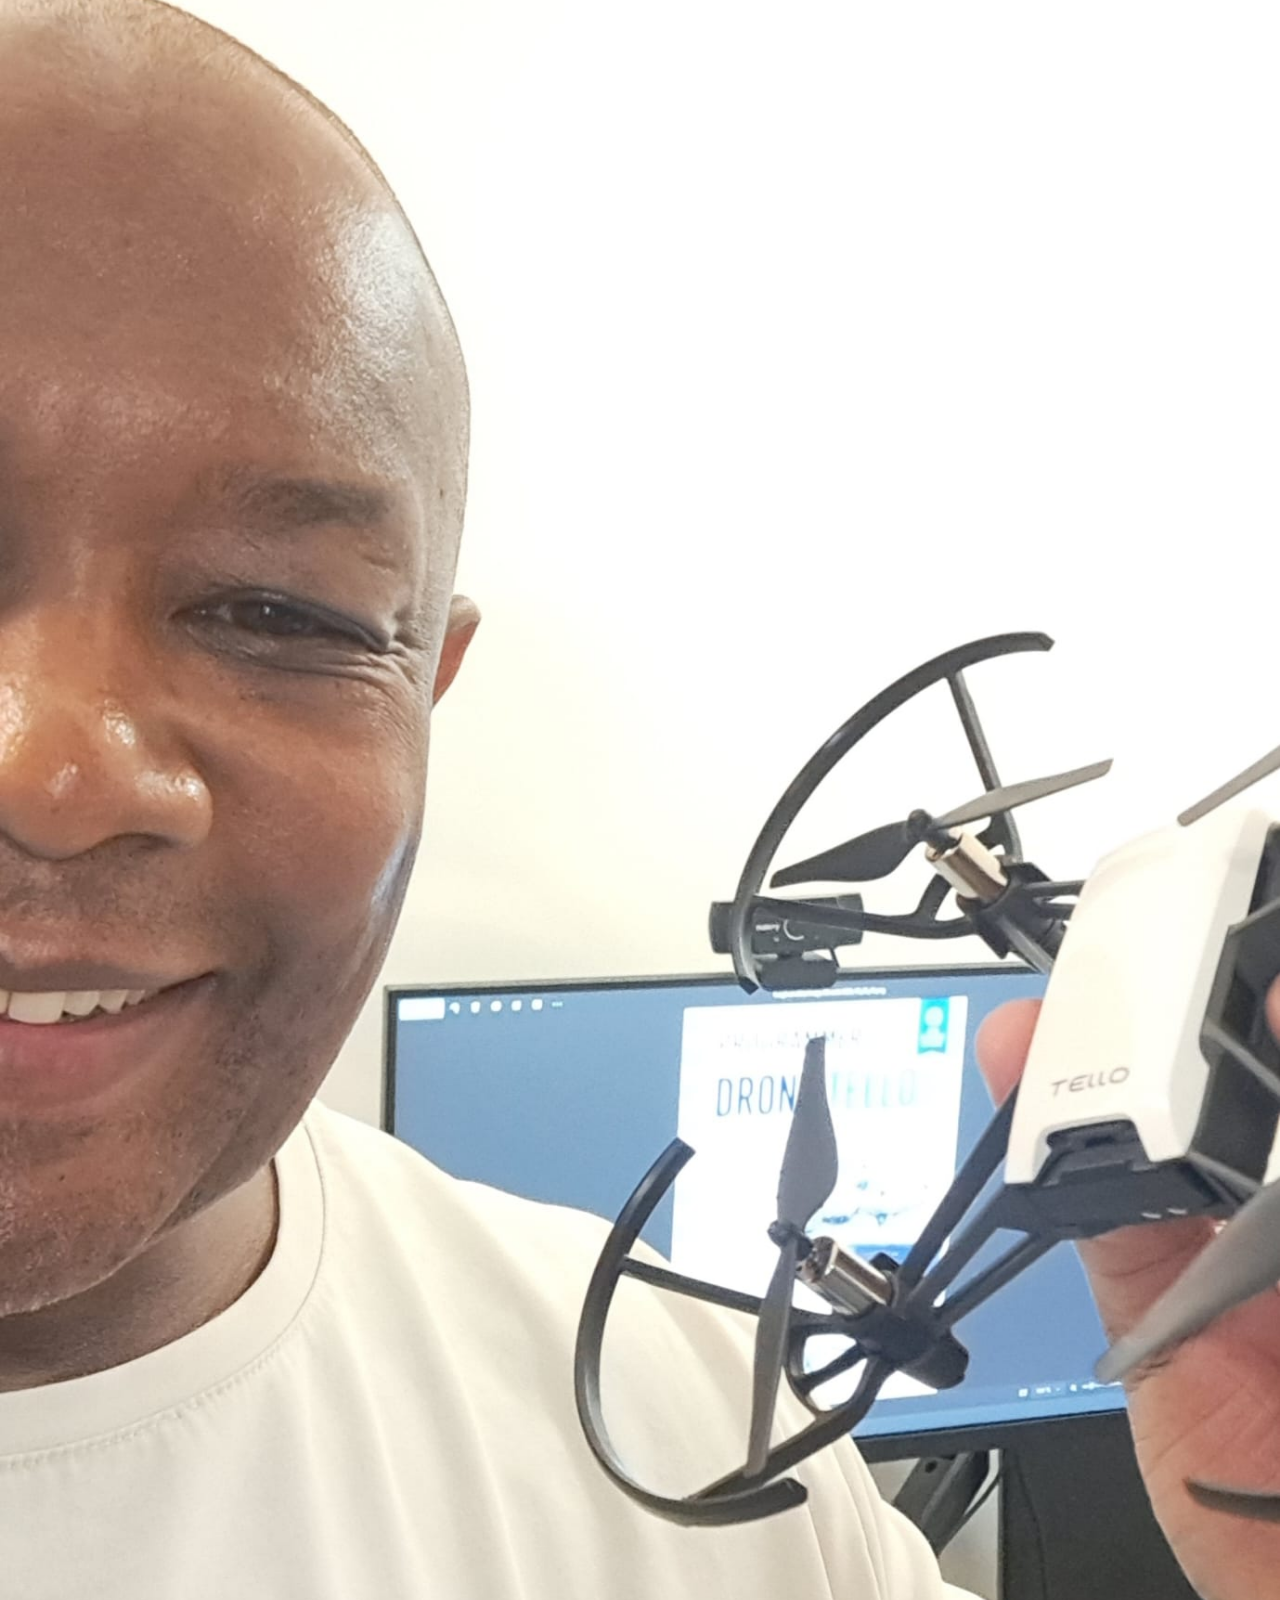
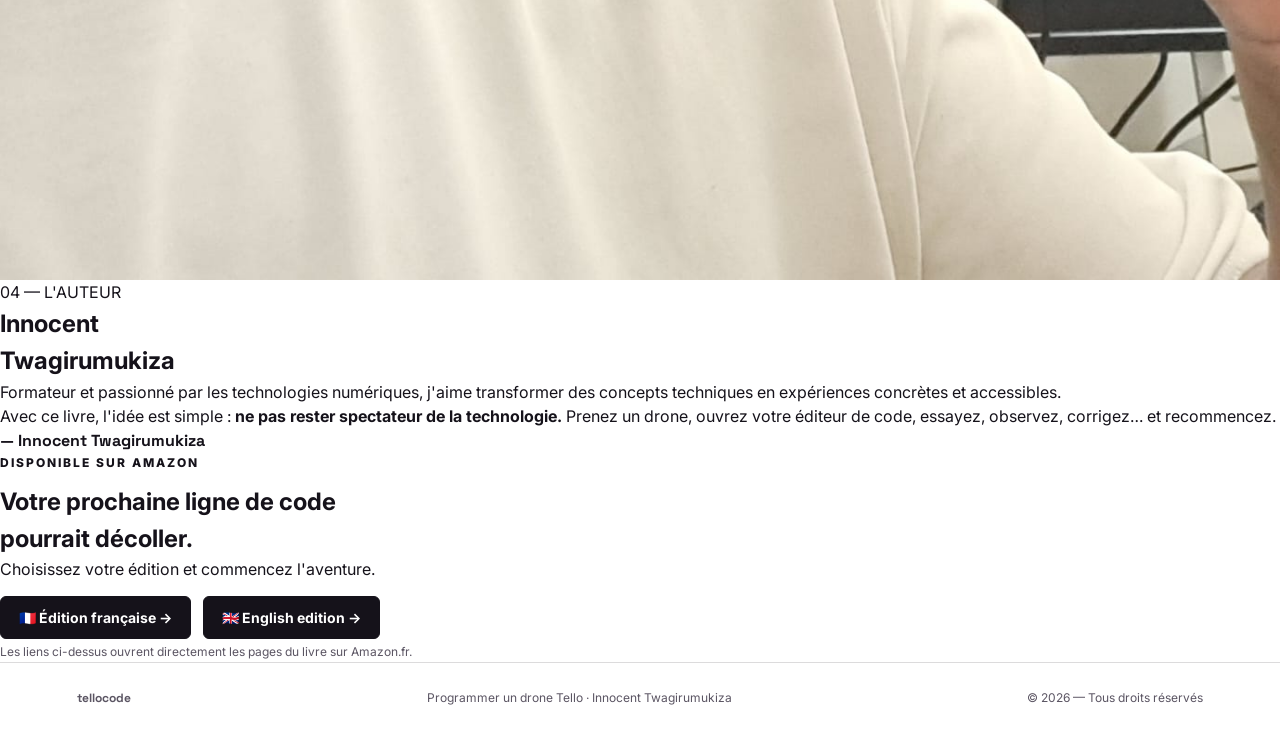
<file: V3_index.html>
<!DOCTYPE html>
<html lang="fr" data-lang="fr" data-theme="light">
<head>
  <meta charset="UTF-8">
  <meta name="viewport" content="width=device-width, initial-scale=1.0">
  <meta name="description" content="Programmer un drone Tello — Maîtrisez le Tello avec Python, du premier vol aux projets autonomes. Livre d'Innocent Twagirumukiza.">
  <meta name="author" content="Innocent Twagirumukiza">
  <title>Programmer un drone Tello | Innocent Twagirumukiza</title>
  <link rel="preconnect" href="https://fonts.googleapis.com">
  <link rel="preconnect" href="https://fonts.gstatic.com" crossorigin>
  <link href="https://fonts.googleapis.com/css2?family=Inter:wght@400;500;600;700;800&family=Space+Grotesk:wght@500;600;700&display=swap" rel="stylesheet">
  <link rel="stylesheet" href="styles.css">
  <script>
    (function(){
      var lang = localStorage.getItem('tc-lang') || 'fr';
      var theme = localStorage.getItem('tc-theme') || 'light';
      var fs = localStorage.getItem('tc-fs') || '1';
      document.documentElement.setAttribute('data-lang', lang);
      document.documentElement.setAttribute('lang', lang);
      document.documentElement.setAttribute('data-theme', theme);
      document.documentElement.style.setProperty('--fs', fs);
    })();
  </script>
</head>
<body>
  <header class="nav">
    <a class="brand" href="#top">TELLO<span>CODE</span></a>
    <nav>
      <a href="#histoire"><span class="i18n-fr">L'histoire</span><span class="i18n-en">The story</span></a>
      <a href="#livre"><span class="i18n-fr">Le livre</span><span class="i18n-en">The book</span></a>
      <a href="#auteur"><span class="i18n-fr">L'auteur</span><span class="i18n-en">The author</span></a>
      <a href="#acheter" class="nav-cta"><span class="i18n-fr">Acheter</span><span class="i18n-en">Buy</span></a>
    </nav>
    <div class="toolbar" role="group" aria-label="Préférences d'affichage">
      <div class="tb-group lang-switch">
        <button type="button" class="tb-btn lang-btn" data-lang-btn="fr" aria-pressed="true">FR</button>
        <button type="button" class="tb-btn lang-btn" data-lang-btn="en" aria-pressed="false">EN</button>
      </div>
      <div class="tb-group">
        <button type="button" class="tb-btn" id="fs-dec" aria-label="Réduire la taille du texte">A−</button>
        <button type="button" class="tb-btn" id="fs-inc" aria-label="Augmenter la taille du texte">A+</button>
      </div>
      <button type="button" class="tb-btn theme-btn" id="theme-toggle" aria-label="Changer de thème">
        <span class="theme-icon-light">☀️</span><span class="theme-icon-dark">🌙</span>
      </button>
    </div>
  </header>

  <main id="top">
    <section class="hero">
      <div class="hero-blob"></div>
      <div class="hero-copy">
        <p class="eyebrow">
          <span class="i18n-fr">PROGRAMMATION · PYTHON · DRONE</span>
          <span class="i18n-en">PROGRAMMING · PYTHON · DRONE</span>
        </p>
        <h1 class="i18n-fr">Et si votre<br><span class="accent">avion de papier</span><br>pouvait voler seul ?</h1>
        <h1 class="i18n-en">What if your<br><span class="accent">paper airplane</span><br>could fly on its own?</h1>

        <p class="lead i18n-fr">
          On a tous, un jour, plié une feuille de papier et lancé un avion dans les airs.
          Quelques secondes de vol… puis l'envie de recommencer, de modifier l'aile,
          de le faire aller plus loin.
        </p>
        <p class="lead i18n-en">
          We've all folded a sheet of paper one day and thrown a plane into the air.
          A few seconds of flight… then the urge to try again, tweak the wing,
          make it go further.
        </p>
        <p class="lead i18n-fr">
          Ce livre poursuit cette idée avec un vrai drone : <strong>le Tello</strong>.
          Cette fois, ce n'est plus votre main qui commande le mouvement : <strong>c'est votre code.</strong>
        </p>
        <p class="lead i18n-en">
          This book carries that idea further with a real drone: <strong>the Tello</strong>.
          This time, it's not your hand commanding the movement — <strong>it's your code.</strong>
        </p>

        <div class="hero-actions">
          <a class="btn btn-primary i18n-fr" href="#acheter">Découvrir le livre <span>→</span></a>
          <a class="btn btn-primary i18n-en" href="#acheter">Discover the book <span>→</span></a>
          <a class="btn btn-ghost i18n-fr" href="#histoire">Commencer l'histoire</a>
          <a class="btn btn-ghost i18n-en" href="#histoire">Start the story</a>
        </div>

        <div class="trust-row i18n-fr">
          <span>🐍 Python</span>
          <span>✈️ Tello</span>
          <span>💻 Exemples de code</span>
          <span>🚀 Projets pratiques</span>
        </div>
        <div class="trust-row i18n-en">
          <span>🐍 Python</span>
          <span>✈️ Tello</span>
          <span>💻 Code examples</span>
          <span>🚀 Hands-on projects</span>
        </div>
      </div>
      <div class="hero-book">
        <div class="glow"></div>
        <img src="assets/couverture-tello.jpg" alt="Couverture du livre Programmer un drone Tello">
        <div class="book-caption i18n-fr">MAÎTRISEZ LE TELLO AVEC PYTHON</div>
        <div class="book-caption i18n-en">MASTER THE TELLO WITH PYTHON</div>
      </div>
    </section>

    <section class="story section" id="histoire">
      <div class="section-label i18n-fr">01 — L'IDÉE</div>
      <div class="section-label i18n-en">01 — THE IDEA</div>
      <div class="story-grid">
        <div>
          <h2 class="i18n-fr">Du papier à<br><span class="accent">la programmation</span></h2>
          <h2 class="i18n-en">From paper<br><span class="accent">to programming</span></h2>
        </div>
        <div class="story-text i18n-fr">
          <p class="big">
            Souvenez-vous de cet avion de papier que vous lanciez dans la cour,
            dans votre chambre ou depuis le bord d'une table.
          </p>
          <p>
            Nous étions fascinés par une chose toute simple : <strong>faire voler quelque chose que nous avions fabriqué.</strong>
            Puis, avec le temps, la question change.
            Et si nous pouvions décider précisément de sa trajectoire ?
            Et s'il pouvait tourner, monter, avancer… sans que nous le poussions ?
          </p>
          <p>
            Le drone transforme cette curiosité d'enfant en terrain d'expérimentation.
            La programmation ajoute une nouvelle dimension : <strong>vous imaginez le mouvement,
            vous l'écrivez, puis vous observez le résultat dans le monde réel.</strong>
          </p>
          <div class="quote">
            <span>“</span>
            Programmer un drone, c'est donner des ailes à une idée.
          </div>
        </div>
        <div class="story-text i18n-en">
          <p class="big">
            Remember that paper plane you launched in the yard,
            in your bedroom, or off the edge of a table.
          </p>
          <p>
            We were fascinated by one simple thing: <strong>making something we'd built fly.</strong>
            Then, over time, the question changes.
            What if we could decide its exact path?
            What if it could turn, climb, move forward… without us pushing it?
          </p>
          <p>
            The drone turns that childhood curiosity into a playground for experimenting.
            Programming adds a new dimension: <strong>you imagine the movement,
            you write it, then you watch the result play out in the real world.</strong>
          </p>
          <div class="quote">
            <span>“</span>
            Programming a drone means giving wings to an idea.
          </div>
        </div>
      </div>
    </section>

    <section class="book section" id="livre">
      <div class="section-label i18n-fr">02 — LE LIVRE</div>
      <div class="section-label i18n-en">02 — THE BOOK</div>
      <div class="book-grid">
        <div class="book-visual">
          <img src="assets/couverture-tello.jpg" alt="Livre Programmer un drone Tello">
        </div>
        <div class="book-info">
          <p class="eyebrow i18n-fr">PROGRAMMER UN DRONE TELLO</p>
          <p class="eyebrow i18n-en">PROGRAMMING A TELLO DRONE</p>
          <h2 class="i18n-fr">Apprendre à coder.<br><span class="accent">Voir son code voler.</span></h2>
          <h2 class="i18n-en">Learn to code.<br><span class="accent">Watch your code fly.</span></h2>
          <p class="i18n-fr">
            De la prise en main aux projets avancés, ce guide vous accompagne
            pas à pas pour découvrir la programmation d'un Tello avec Python.
          </p>
          <p class="i18n-en">
            From your very first flight to advanced projects, this guide walks you
            step by step through programming a Tello with Python.
          </p>
          <div class="features i18n-fr">
            <div class="feature">
              <b>01</b>
              <div><strong>Python</strong><small>Pour débutants et confirmés</small></div>
            </div>
            <div class="feature">
              <b>02</b>
              <div><strong>SDK Tello</strong><small>Commandes, connexion, vidéo et télémétrie</small></div>
            </div>
            <div class="feature">
              <b>03</b>
              <div><strong>Projets pratiques</strong><small>Trajectoires, automatisation, détection, suivi…</small></div>
            </div>
            <div class="feature">
              <b>04</b>
              <div><strong>Exemples de code</strong><small>Explicites, progressifs et commentés</small></div>
            </div>
          </div>
          <div class="features i18n-en">
            <div class="feature">
              <b>01</b>
              <div><strong>Python</strong><small>For beginners and experienced coders</small></div>
            </div>
            <div class="feature">
              <b>02</b>
              <div><strong>Tello SDK</strong><small>Commands, connection, video and telemetry</small></div>
            </div>
            <div class="feature">
              <b>03</b>
              <div><strong>Hands-on projects</strong><small>Flight paths, automation, detection, tracking…</small></div>
            </div>
            <div class="feature">
              <b>04</b>
              <div><strong>Code examples</strong><small>Clear, progressive and well-commented</small></div>
            </div>
          </div>
        </div>
      </div>
    </section>

    <section class="experience section">
      <div class="section-label i18n-fr">03 — L'EXPÉRIENCE</div>
      <div class="section-label i18n-en">03 — THE EXPERIENCE</div>
      <div class="experience-head i18n-fr">
        <h2>Pas seulement<br><span class="accent">un livre technique.</span></h2>
        <p>
          L'objectif est de créer un pont entre trois mondes :
          la curiosité, le code et le mouvement.
        </p>
      </div>
      <div class="experience-head i18n-en">
        <h2>Not just<br><span class="accent">a technical book.</span></h2>
        <p>
          The goal is to build a bridge between three worlds:
          curiosity, code and movement.
        </p>
      </div>
      <div class="cards i18n-fr">
        <article class="card">
          <div class="card-icon">⌨</div>
          <h3>Écrire</h3>
          <p>Comprendre les instructions Python et construire progressivement ses premiers programmes.</p>
        </article>
        <article class="card">
          <div class="card-icon">◉</div>
          <h3>Tester</h3>
          <p>Connecter le programme au Tello et transformer une ligne de code en action concrète.</p>
        </article>
        <article class="card">
          <div class="card-icon">✦</div>
          <h3>Créer</h3>
          <p>Aller plus loin avec des trajectoires, des automatismes et des projets qui donnent envie d'expérimenter.</p>
        </article>
      </div>
      <div class="cards i18n-en">
        <article class="card">
          <div class="card-icon">⌨</div>
          <h3>Write</h3>
          <p>Understand Python instructions and progressively build your first programs.</p>
        </article>
        <article class="card">
          <div class="card-icon">◉</div>
          <h3>Test</h3>
          <p>Connect the program to the Tello and turn a line of code into a real action.</p>
        </article>
        <article class="card">
          <div class="card-icon">✦</div>
          <h3>Create</h3>
          <p>Go further with flight paths, automations and projects that make you want to experiment.</p>
        </article>
      </div>
    </section>

    <section class="author section" id="auteur">
      <div class="author-photo">
        <img src="assets/innocent-twagirumukiza.jpg" alt="Innocent Twagirumukiza avec un drone Tello">
      </div>
      <div class="author-copy">
        <div class="section-label i18n-fr">04 — L'AUTEUR</div>
        <div class="section-label i18n-en">04 — THE AUTHOR</div>
        <h2>Innocent<br><span class="accent">Twagirumukiza</span></h2>
        <p class="i18n-fr">
          Formateur et passionné par les technologies numériques, j'aime transformer
          des concepts techniques en expériences concrètes et accessibles.
        </p>
        <p class="i18n-en">
          A trainer passionate about digital technology, I love turning
          technical concepts into concrete, approachable experiences.
        </p>
        <p class="i18n-fr">
          Avec ce livre, l'idée est simple : <strong>ne pas rester spectateur de la technologie.</strong>
          Prenez un drone, ouvrez votre éditeur de code, essayez, observez, corrigez… et recommencez.
        </p>
        <p class="i18n-en">
          With this book, the idea is simple: <strong>stop watching technology from the sidelines.</strong>
          Take a drone, open your code editor, try, observe, fix… and try again.
        </p>
        <p class="signature">— Innocent Twagirumukiza</p>
      </div>
    </section>

    <section class="cta section" id="acheter">
      <div class="cta-inner">
        <p class="eyebrow i18n-fr">DISPONIBLE SUR AMAZON</p>
        <p class="eyebrow i18n-en">AVAILABLE ON AMAZON</p>
        <h2 class="i18n-fr">Votre prochaine ligne de code<br><span class="accent">pourrait décoller.</span></h2>
        <h2 class="i18n-en">Your next line of code<br><span class="accent">could take off.</span></h2>
        <p class="i18n-fr">Choisissez votre édition et commencez l'aventure.</p>
        <p class="i18n-en">Choose your edition and start the adventure.</p>
        <div class="amazon-buttons">
          <a class="btn btn-amazon" href="https://www.amazon.fr/dp/B0HHYSXQSV" target="_blank" rel="noopener">
            🇫🇷 Édition française <span>→</span>
          </a>
          <a class="btn btn-amazon secondary" href="https://www.amazon.fr/PROGRAMMING-TELLO-DRONE-autonomous-assistant/dp/B0HHXLND46" target="_blank" rel="noopener">
            🇬🇧 English edition <span>→</span>
          </a>
        </div>
        <p class="amazon-note i18n-fr">Les liens ci-dessus ouvrent directement les pages du livre sur Amazon.fr.</p>
        <p class="amazon-note i18n-en">The links above open the book's pages directly on Amazon.fr.</p>
      </div>
    </section>
  </main>

  <footer>
    <div class="footer-brand">TELLO<span>CODE</span></div>
    <p class="i18n-fr">Programmer un drone Tello · Innocent Twagirumukiza</p>
    <p class="i18n-en">Programming a Tello Drone · Innocent Twagirumukiza</p>
    <p>
      <span class="i18n-fr">© <span id="year-fr"></span> — Tous droits réservés</span>
      <span class="i18n-en">© <span id="year-en"></span> — All rights reserved</span>
    </p>
  </footer>

  <script src="script.js"></script>
</body>
</html>
</file>
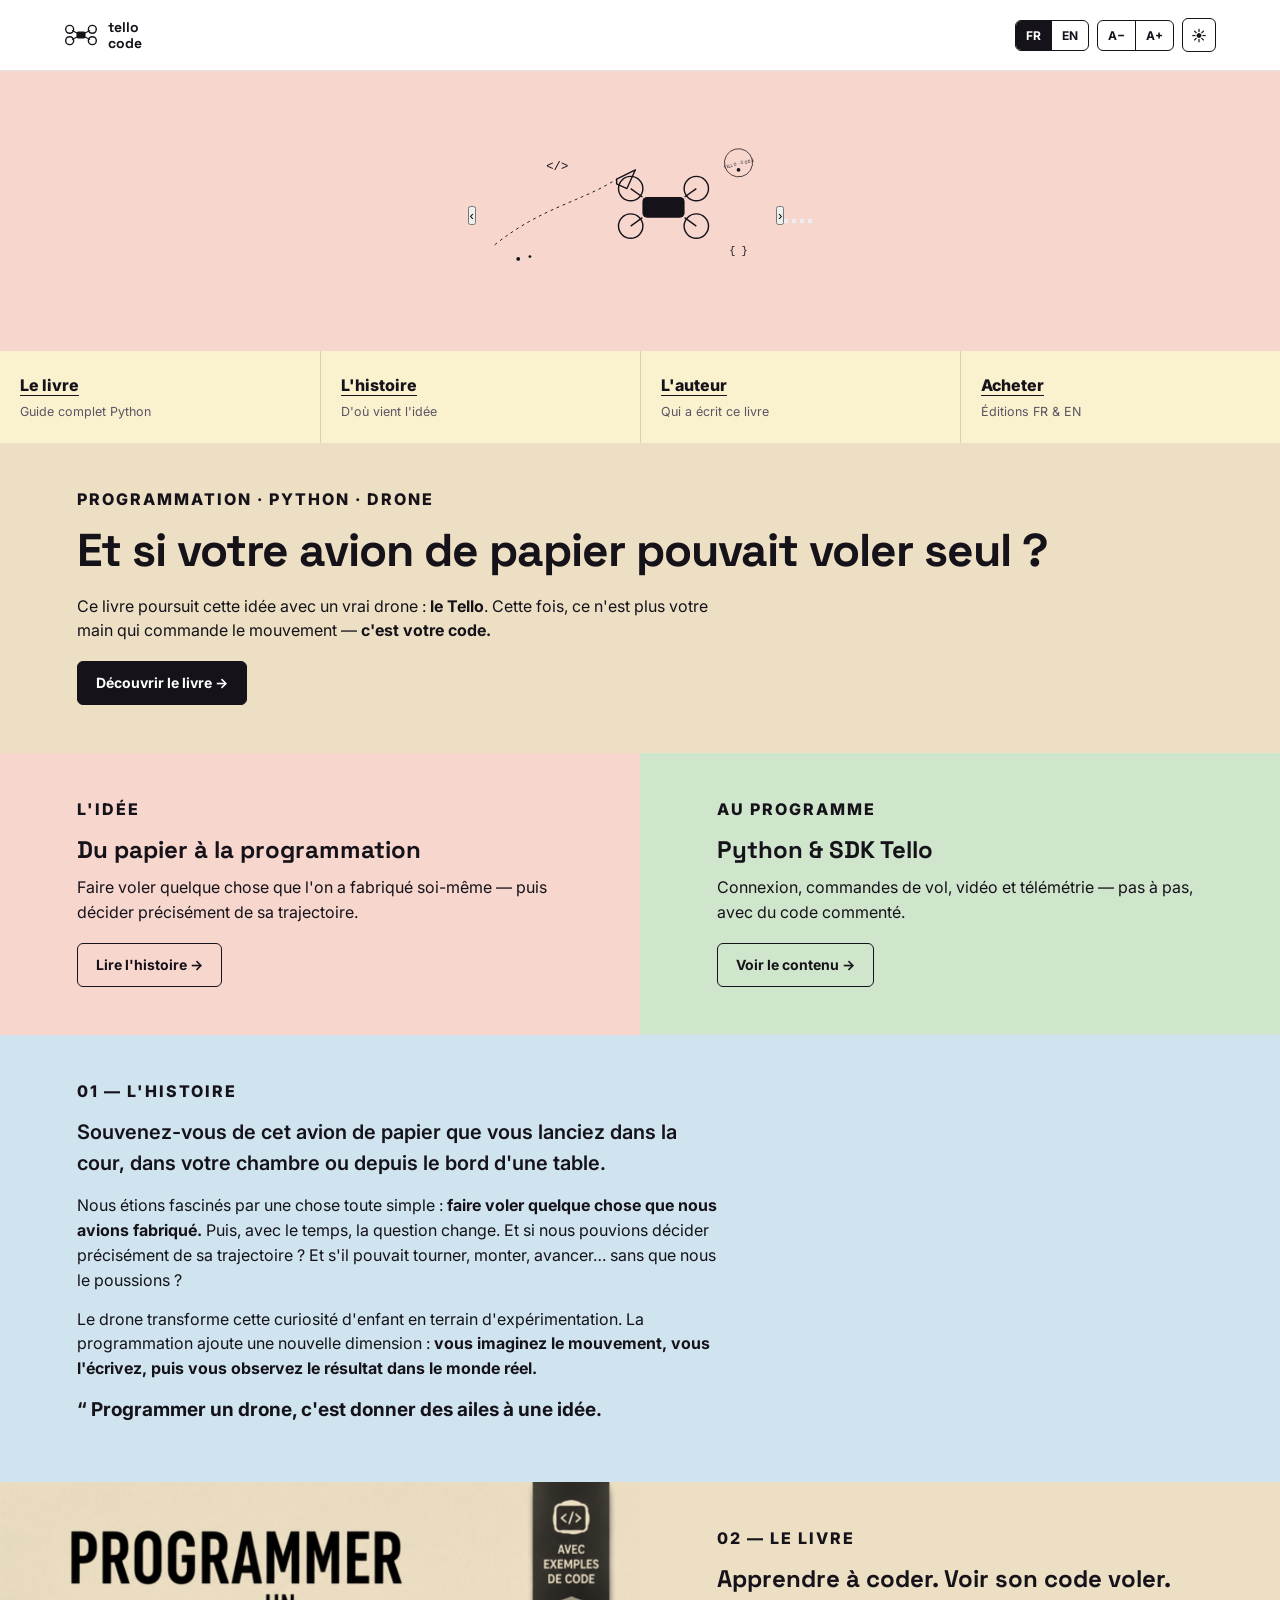
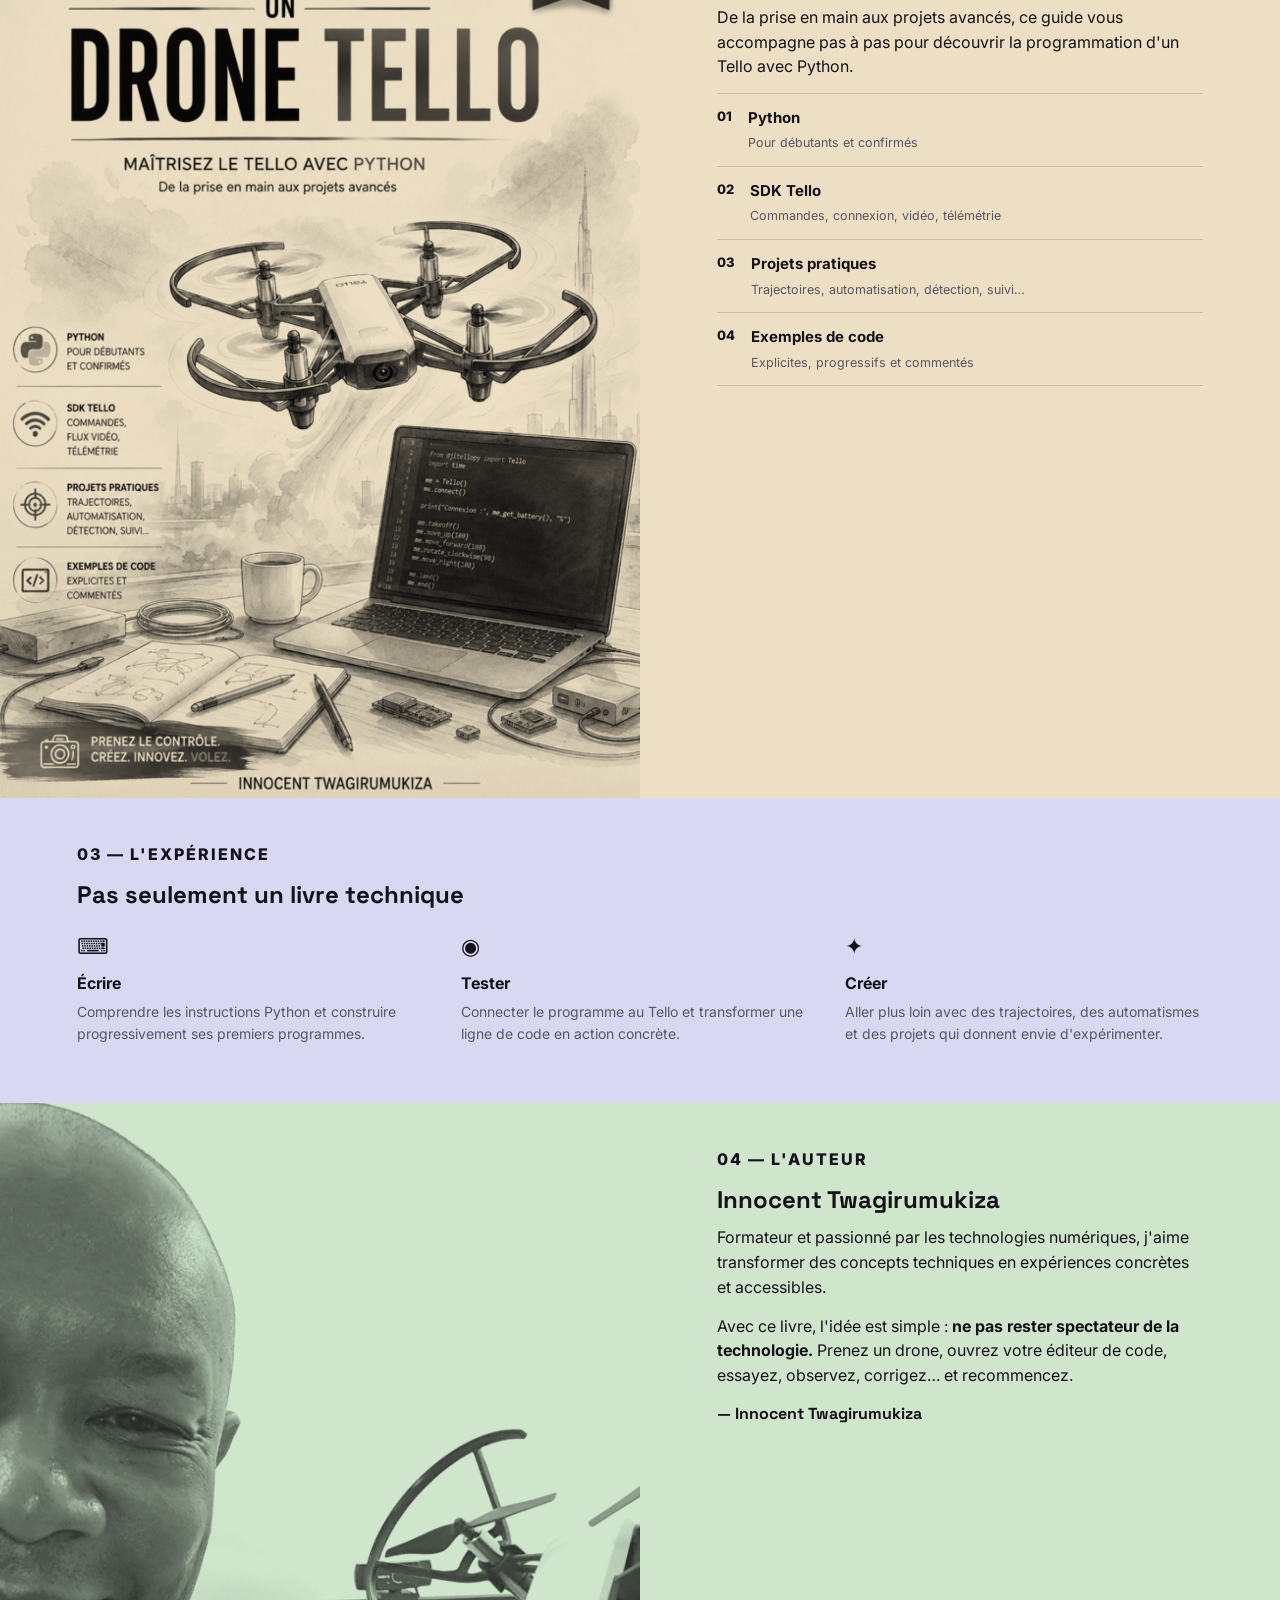
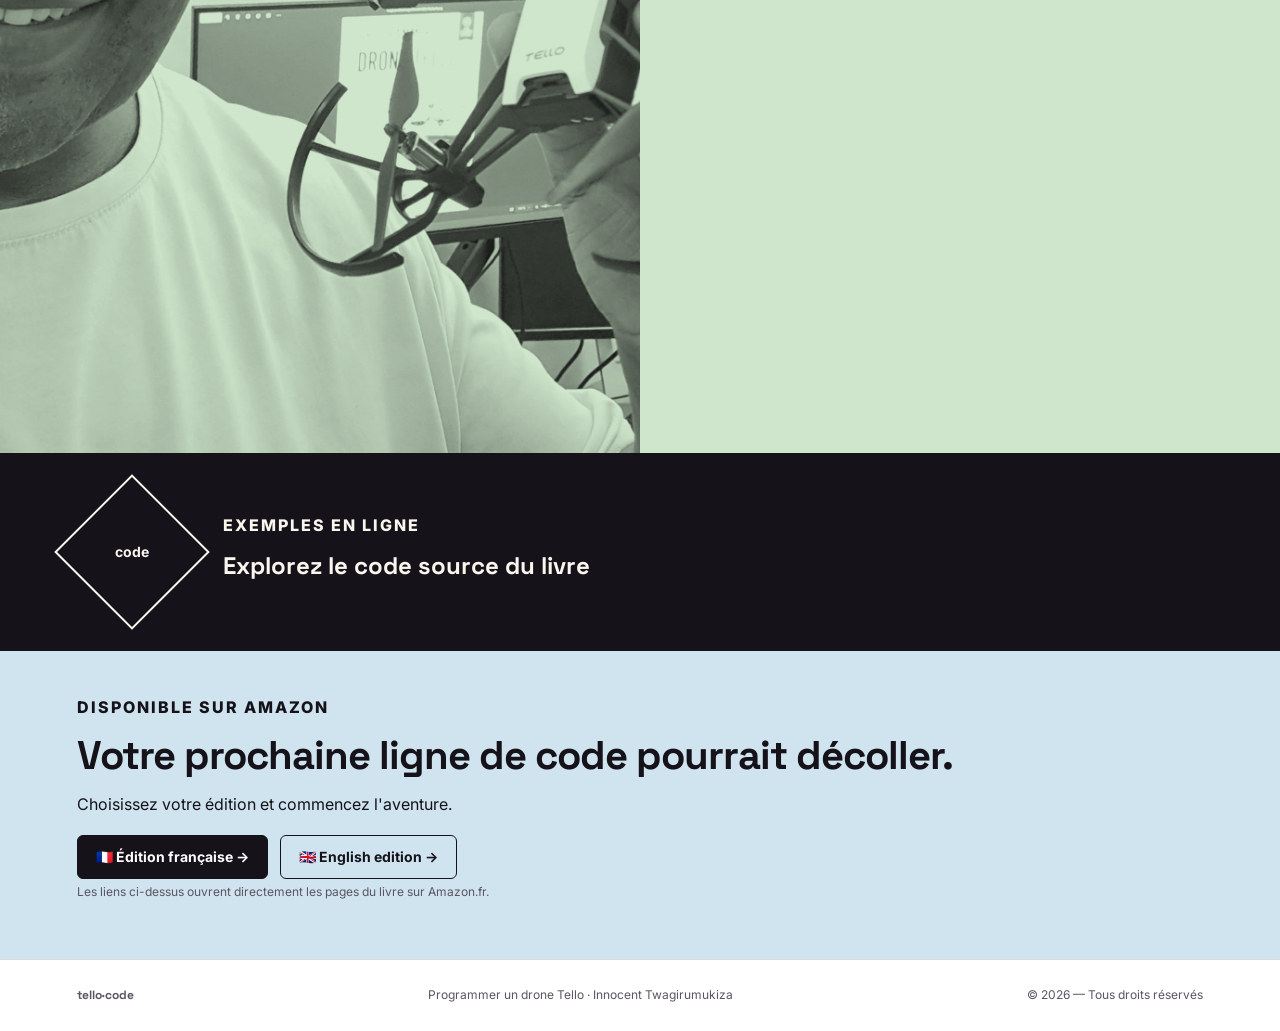
<file: V4_index.html>
<!DOCTYPE html>
<html lang="fr" data-lang="fr" data-theme="light">
<head>
  <meta charset="UTF-8">
  <meta name="viewport" content="width=device-width, initial-scale=1.0">
  <meta name="description" content="Programmer un drone Tello — Maîtrisez le Tello avec Python, du premier vol aux projets autonomes. Livre d'Innocent Twagirumukiza.">
  <meta name="author" content="Innocent Twagirumukiza">
  <title>Programmer un drone Tello | Innocent Twagirumukiza</title>
  <link rel="preconnect" href="https://fonts.googleapis.com">
  <link rel="preconnect" href="https://fonts.gstatic.com" crossorigin>
  <link href="https://fonts.googleapis.com/css2?family=Inter:wght@400;500;600;700;800&family=Space+Grotesk:wght@500;600;700&display=swap" rel="stylesheet">
  <link rel="stylesheet" href="styles.css">
  <script>
    (function(){
      var lang = localStorage.getItem('tc-lang') || 'fr';
      var theme = localStorage.getItem('tc-theme') || 'light';
      var fs = localStorage.getItem('tc-fs') || '1';
      document.documentElement.setAttribute('data-lang', lang);
      document.documentElement.setAttribute('lang', lang);
      document.documentElement.setAttribute('data-theme', theme);
      document.documentElement.style.setProperty('--fs', fs);
    })();
  </script>
</head>
<body>
  <header class="nav">
    <a class="brand" href="#top">
      <svg class="brand-mark" viewBox="0 0 60 40" width="34" height="24" aria-hidden="true">
        <circle cx="10" cy="10" r="7" fill="none" stroke="currentColor" stroke-width="2.5"/>
        <circle cx="50" cy="10" r="7" fill="none" stroke="currentColor" stroke-width="2.5"/>
        <circle cx="10" cy="30" r="7" fill="none" stroke="currentColor" stroke-width="2.5"/>
        <circle cx="50" cy="30" r="7" fill="none" stroke="currentColor" stroke-width="2.5"/>
        <rect x="22" y="14" width="16" height="12" rx="3" fill="currentColor"/>
        <line x1="14" y1="12" x2="24" y2="17" stroke="currentColor" stroke-width="2"/>
        <line x1="46" y1="12" x2="36" y2="17" stroke="currentColor" stroke-width="2"/>
        <line x1="14" y1="28" x2="24" y2="23" stroke="currentColor" stroke-width="2"/>
        <line x1="46" y1="28" x2="36" y2="23" stroke="currentColor" stroke-width="2"/>
      </svg>
      <span class="brand-word">tello<br>code</span>
    </a>
    <div class="toolbar" role="group" aria-label="Préférences d'affichage">
      <div class="tb-group lang-switch">
        <button type="button" class="tb-btn lang-btn" data-lang-btn="fr" aria-pressed="true">FR</button>
        <button type="button" class="tb-btn lang-btn" data-lang-btn="en" aria-pressed="false">EN</button>
      </div>
      <div class="tb-group">
        <button type="button" class="tb-btn" id="fs-dec" aria-label="Réduire la taille du texte">A−</button>
        <button type="button" class="tb-btn" id="fs-inc" aria-label="Augmenter la taille du texte">A+</button>
      </div>
      <button type="button" class="tb-btn theme-btn" id="theme-toggle" aria-label="Changer de thème">
        <span class="theme-icon-light">☀</span><span class="theme-icon-dark">☾</span>
      </button>
    </div>
  </header>

  <main id="top">

    <!-- HERO : bande illustrée + carrousel de sections -->
    <section class="hero-band">
      <button type="button" class="hero-arrow prev" id="hero-prev" aria-label="Section précédente">‹</button>
      <div class="hero-illustration" aria-hidden="true">
        <svg viewBox="0 0 640 320" width="100%" role="img">
          <path d="M40 230 C 140 150, 220 140, 300 90" fill="none" stroke="currentColor" stroke-width="2" stroke-dasharray="6 8"/>
          <polygon points="300,90 340,70 322,110 300,100" fill="none" stroke="currentColor" stroke-width="3" stroke-linejoin="round"/>
          <g transform="translate(400,150)">
            <circle cx="-70" cy="-40" r="26" fill="none" stroke="currentColor" stroke-width="3"/>
            <circle cx="70" cy="-40" r="26" fill="none" stroke="currentColor" stroke-width="3"/>
            <circle cx="-70" cy="40" r="26" fill="none" stroke="currentColor" stroke-width="3"/>
            <circle cx="70" cy="40" r="26" fill="none" stroke="currentColor" stroke-width="3"/>
            <rect x="-45" y="-22" width="90" height="44" rx="10" fill="currentColor"/>
            <line x1="-70" y1="-40" x2="-45" y2="-22" stroke="currentColor" stroke-width="3"/>
            <line x1="70" y1="-40" x2="45" y2="-22" stroke="currentColor" stroke-width="3"/>
            <line x1="-70" y1="40" x2="-45" y2="22" stroke="currentColor" stroke-width="3"/>
            <line x1="70" y1="40" x2="45" y2="22" stroke="currentColor" stroke-width="3"/>
          </g>
          <text x="150" y="70" font-family="monospace" font-size="26" fill="currentColor">&lt;/&gt;</text>
          <text x="540" y="250" font-family="monospace" font-size="22" fill="currentColor">{ }</text>
          <circle cx="90" cy="260" r="4" fill="currentColor"/>
          <circle cx="115" cy="255" r="3" fill="currentColor"/>
          <circle cx="560" cy="70" r="4" fill="currentColor"/>
          <g transform="translate(560,55) rotate(-14)">
            <circle r="30" fill="none" stroke="currentColor" stroke-width="1.5"/>
            <text x="0" y="5" font-family="'Space Grotesk',sans-serif" font-size="9" text-anchor="middle" fill="currentColor" letter-spacing="1">TELLO · CODE</text>
          </g>
        </svg>
      </div>
      <button type="button" class="hero-arrow next" id="hero-next" aria-label="Section suivante">›</button>
      <div class="hero-dots" id="hero-dots">
        <button type="button" class="dot" data-target="livre" aria-label="Le livre"></button>
        <button type="button" class="dot" data-target="histoire" aria-label="L'histoire"></button>
        <button type="button" class="dot" data-target="auteur" aria-label="L'auteur"></button>
        <button type="button" class="dot" data-target="acheter" aria-label="Acheter"></button>
      </div>
    </section>

    <!-- LIGNE DE NAVIGATION RAPIDE -->
    <nav class="quicknav">
      <a href="#livre">
        <span class="qn-title i18n-fr">Le livre</span><span class="qn-title i18n-en">The book</span>
        <span class="qn-caption i18n-fr">Guide complet Python</span><span class="qn-caption i18n-en">Full Python guide</span>
      </a>
      <a href="#histoire">
        <span class="qn-title i18n-fr">L'histoire</span><span class="qn-title i18n-en">The story</span>
        <span class="qn-caption i18n-fr">D'où vient l'idée</span><span class="qn-caption i18n-en">Where the idea comes from</span>
      </a>
      <a href="#auteur">
        <span class="qn-title i18n-fr">L'auteur</span><span class="qn-title i18n-en">The author</span>
        <span class="qn-caption i18n-fr">Qui a écrit ce livre</span><span class="qn-caption i18n-en">Who wrote this book</span>
      </a>
      <a href="#acheter">
        <span class="qn-title i18n-fr">Acheter</span><span class="qn-title i18n-en">Buy</span>
        <span class="qn-caption i18n-fr">Éditions FR &amp; EN</span><span class="qn-caption i18n-en">FR &amp; EN editions</span>
      </a>
    </nav>

    <!-- GRILLE DE BLOCS -->
    <div class="bento">

      <!-- Intro / accroche -->
      <article class="cell wide tan">
        <p class="eyebrow i18n-fr">PROGRAMMATION · PYTHON · DRONE</p>
        <p class="eyebrow i18n-en">PROGRAMMING · PYTHON · DRONE</p>
        <h1 class="i18n-fr">Et si votre avion de papier pouvait voler seul ?</h1>
        <h1 class="i18n-en">What if your paper airplane could fly on its own?</h1>
        <p class="i18n-fr">Ce livre poursuit cette idée avec un vrai drone : <strong>le Tello</strong>. Cette fois, ce n'est plus votre main qui commande le mouvement — <strong>c'est votre code.</strong></p>
        <p class="i18n-en">This book carries that idea further with a real drone: <strong>the Tello</strong>. This time, it's not your hand commanding the movement — <strong>it's your code.</strong></p>
        <a class="btn i18n-fr" href="#livre">Découvrir le livre →</a>
        <a class="btn i18n-en" href="#livre">Discover the book →</a>
      </article>

      <!-- Teaser histoire -->
      <article class="cell peach">
        <p class="tag i18n-fr">L'idée</p><p class="tag i18n-en">The idea</p>
        <h3 class="i18n-fr">Du papier à la programmation</h3>
        <h3 class="i18n-en">From paper to programming</h3>
        <p class="i18n-fr">Faire voler quelque chose que l'on a fabriqué soi-même — puis décider précisément de sa trajectoire.</p>
        <p class="i18n-en">Making something you built fly — then deciding exactly where it goes.</p>
        <a class="btn ghost i18n-fr" href="#histoire">Lire l'histoire →</a>
        <a class="btn ghost i18n-en" href="#histoire">Read the story →</a>
      </article>

      <!-- Teaser SDK -->
      <article class="cell sage">
        <p class="tag i18n-fr">Au programme</p><p class="tag i18n-en">Inside the book</p>
        <h3 class="i18n-fr">Python &amp; SDK Tello</h3>
        <h3 class="i18n-en">Python &amp; Tello SDK</h3>
        <p class="i18n-fr">Connexion, commandes de vol, vidéo et télémétrie — pas à pas, avec du code commenté.</p>
        <p class="i18n-en">Connection, flight commands, video and telemetry — step by step, with commented code.</p>
        <a class="btn ghost i18n-fr" href="#livre">Voir le contenu →</a>
        <a class="btn ghost i18n-en" href="#livre">See what's inside →</a>
      </article>

      <!-- Histoire complète -->
      <article class="cell wide sky" id="histoire">
        <p class="tag i18n-fr">01 — L'histoire</p><p class="tag i18n-en">01 — The story</p>
        <div class="i18n-fr">
          <p class="big">Souvenez-vous de cet avion de papier que vous lanciez dans la cour, dans votre chambre ou depuis le bord d'une table.</p>
          <p>Nous étions fascinés par une chose toute simple : <strong>faire voler quelque chose que nous avions fabriqué.</strong> Puis, avec le temps, la question change. Et si nous pouvions décider précisément de sa trajectoire ? Et s'il pouvait tourner, monter, avancer… sans que nous le poussions ?</p>
          <p>Le drone transforme cette curiosité d'enfant en terrain d'expérimentation. La programmation ajoute une nouvelle dimension : <strong>vous imaginez le mouvement, vous l'écrivez, puis vous observez le résultat dans le monde réel.</strong></p>
          <p class="quote">“ Programmer un drone, c'est donner des ailes à une idée.</p>
        </div>
        <div class="i18n-en">
          <p class="big">Remember that paper plane you launched in the yard, in your bedroom, or off the edge of a table.</p>
          <p>We were fascinated by one simple thing: <strong>making something we'd built fly.</strong> Then, over time, the question changes. What if we could decide its exact path? What if it could turn, climb, move forward… without us pushing it?</p>
          <p>The drone turns that childhood curiosity into a playground for experimenting. Programming adds a new dimension: <strong>you imagine the movement, you write it, then you watch the result play out in the real world.</strong></p>
          <p class="quote">“ Programming a drone means giving wings to an idea.</p>
        </div>
      </article>

      <!-- Le livre : visuel + contenu -->
      <figure class="cell photo tint-tan">
        <img src="assets/couverture-tello.jpg" alt="Couverture du livre Programmer un drone Tello">
      </figure>
      <article class="cell tan" id="livre">
        <p class="tag i18n-fr">02 — Le livre</p><p class="tag i18n-en">02 — The book</p>
        <h3 class="i18n-fr">Apprendre à coder. Voir son code voler.</h3>
        <h3 class="i18n-en">Learn to code. Watch your code fly.</h3>
        <p class="i18n-fr">De la prise en main aux projets avancés, ce guide vous accompagne pas à pas pour découvrir la programmation d'un Tello avec Python.</p>
        <p class="i18n-en">From your very first flight to advanced projects, this guide walks you step by step through programming a Tello with Python.</p>
        <ul class="feature-list i18n-fr">
          <li><b>01</b><span><strong>Python</strong><small>Pour débutants et confirmés</small></span></li>
          <li><b>02</b><span><strong>SDK Tello</strong><small>Commandes, connexion, vidéo, télémétrie</small></span></li>
          <li><b>03</b><span><strong>Projets pratiques</strong><small>Trajectoires, automatisation, détection, suivi…</small></span></li>
          <li><b>04</b><span><strong>Exemples de code</strong><small>Explicites, progressifs et commentés</small></span></li>
        </ul>
        <ul class="feature-list i18n-en">
          <li><b>01</b><span><strong>Python</strong><small>For beginners and experienced coders</small></span></li>
          <li><b>02</b><span><strong>Tello SDK</strong><small>Commands, connection, video, telemetry</small></span></li>
          <li><b>03</b><span><strong>Hands-on projects</strong><small>Flight paths, automation, detection, tracking…</small></span></li>
          <li><b>04</b><span><strong>Code examples</strong><small>Clear, progressive and well-commented</small></span></li>
        </ul>
      </article>

      <!-- Expérience : écrire / tester / créer -->
      <article class="cell wide lavender">
        <p class="tag i18n-fr">03 — L'expérience</p><p class="tag i18n-en">03 — The experience</p>
        <h3 class="i18n-fr">Pas seulement un livre technique</h3>
        <h3 class="i18n-en">Not just a technical book</h3>
        <div class="triptych i18n-fr">
          <div><span class="ti">⌨</span><strong>Écrire</strong><p>Comprendre les instructions Python et construire progressivement ses premiers programmes.</p></div>
          <div><span class="ti">◉</span><strong>Tester</strong><p>Connecter le programme au Tello et transformer une ligne de code en action concrète.</p></div>
          <div><span class="ti">✦</span><strong>Créer</strong><p>Aller plus loin avec des trajectoires, des automatismes et des projets qui donnent envie d'expérimenter.</p></div>
        </div>
        <div class="triptych i18n-en">
          <div><span class="ti">⌨</span><strong>Write</strong><p>Understand Python instructions and progressively build your first programs.</p></div>
          <div><span class="ti">◉</span><strong>Test</strong><p>Connect the program to the Tello and turn a line of code into a real action.</p></div>
          <div><span class="ti">✦</span><strong>Create</strong><p>Go further with flight paths, automations and projects that make you want to experiment.</p></div>
        </div>
      </article>

      <!-- Auteur -->
      <figure class="cell photo tint-sage">
        <img src="assets/innocent-twagirumukiza.jpg" alt="Innocent Twagirumukiza avec un drone Tello">
      </figure>
      <article class="cell sage" id="auteur">
        <p class="tag i18n-fr">04 — L'auteur</p><p class="tag i18n-en">04 — The author</p>
        <h3>Innocent Twagirumukiza</h3>
        <p class="i18n-fr">Formateur et passionné par les technologies numériques, j'aime transformer des concepts techniques en expériences concrètes et accessibles.</p>
        <p class="i18n-en">A trainer passionate about digital technology, I love turning technical concepts into concrete, approachable experiences.</p>
        <p class="i18n-fr">Avec ce livre, l'idée est simple : <strong>ne pas rester spectateur de la technologie.</strong> Prenez un drone, ouvrez votre éditeur de code, essayez, observez, corrigez… et recommencez.</p>
        <p class="i18n-en">With this book, the idea is simple: <strong>stop watching technology from the sidelines.</strong> Take a drone, open your code editor, try, observe, fix… and try again.</p>
        <p class="signature">— Innocent Twagirumukiza</p>
      </article>

      <!-- Code source : bloc sombre diamant -->
      <a class="cell wide dark diamond-cell" href="https://tello-code-site-book.netlify.app/" target="_blank" rel="noopener">
        <div class="diamond">
          <span>code</span>
        </div>
        <div>
          <p class="tag i18n-fr">Exemples en ligne</p><p class="tag i18n-en">Live examples</p>
          <h3 class="i18n-fr">Explorez le code source du livre</h3>
          <h3 class="i18n-en">Explore the book's source code</h3>
        </div>
      </a>

      <!-- Achat -->
      <article class="cell wide sky" id="acheter">
        <p class="eyebrow i18n-fr">DISPONIBLE SUR AMAZON</p>
        <p class="eyebrow i18n-en">AVAILABLE ON AMAZON</p>
        <h2 class="i18n-fr">Votre prochaine ligne de code pourrait décoller.</h2>
        <h2 class="i18n-en">Your next line of code could take off.</h2>
        <p class="i18n-fr">Choisissez votre édition et commencez l'aventure.</p>
        <p class="i18n-en">Choose your edition and start the adventure.</p>
        <div class="amazon-buttons">
          <a class="btn" href="https://www.amazon.fr/dp/B0HHYSXQSV" target="_blank" rel="noopener">🇫🇷 Édition française →</a>
          <a class="btn ghost" href="https://www.amazon.fr/PROGRAMMING-TELLO-DRONE-autonomous-assistant/dp/B0HHXLND46" target="_blank" rel="noopener">🇬🇧 English edition →</a>
        </div>
        <p class="amazon-note i18n-fr">Les liens ci-dessus ouvrent directement les pages du livre sur Amazon.fr.</p>
        <p class="amazon-note i18n-en">The links above open the book's pages directly on Amazon.fr.</p>
      </article>

    </div>
  </main>

  <footer>
    <div class="footer-brand">tello<span>·</span>code</div>
    <p class="i18n-fr">Programmer un drone Tello · Innocent Twagirumukiza</p>
    <p class="i18n-en">Programming a Tello Drone · Innocent Twagirumukiza</p>
    <p>
      <span class="i18n-fr">© <span id="year-fr"></span> — Tous droits réservés</span>
      <span class="i18n-en">© <span id="year-en"></span> — All rights reserved</span>
    </p>
  </footer>

  <script src="script.js"></script>
</body>
</html>
</file>
<file: styles.css>
*{box-sizing:border-box;margin:0;padding:0}
:root{--fs:1}

html[data-theme="light"]{
  --bg:#ffffff;
  --ink:#15121a;
  --muted:#5b5563;
  --peach:#f6d6cd;
  --cream:#faf1cf;
  --tan:#ecdfc3;
  --sage:#cfe6cc;
  --sky:#cfe4ee;
  --lavender:#d9d8f3;
  --dark:#15121a;
  --dark-ink:#faf6ee;
  color-scheme:light;
}
html[data-theme="dark"]{
  --bg:#141019;
  --ink:#f4efe6;
  --muted:#b6adc3;
  --peach:#4a2620;
  --cream:#4a4020;
  --tan:#3c331e;
  --sage:#22392a;
  --sky:#1c3440;
  --lavender:#2c2a4d;
  --dark:#f4efe6;
  --dark-ink:#141019;
  color-scheme:dark;
}

html{scroll-behavior:smooth}
.i18n-en{display:none}
html[data-lang="en"] .i18n-en{display:revert}
html[data-lang="en"] .i18n-fr{display:none}

body{font-family:Inter,Arial,sans-serif;color:var(--ink);background:var(--bg);line-height:1.55;font-size:calc(16px * var(--fs));transition:background .2s,color .2s}
a{color:inherit;text-decoration:none}
img{max-width:100%;display:block}
ul{list-style:none}

/* ---------- NAV ---------- */
.nav{padding:18px 5vw;display:flex;align-items:center;justify-content:space-between;gap:20px;flex-wrap:wrap;position:sticky;top:0;z-index:40;background:var(--bg);border-bottom:1px solid color-mix(in srgb, var(--ink) 12%, transparent)}
.brand{display:flex;align-items:center;gap:10px;color:var(--ink)}
.brand-word{font-family:"Space Grotesk",sans-serif;font-weight:700;font-size:calc(14px * var(--fs));line-height:1.15;text-transform:lowercase}

.nav-links{display:flex;align-items:center;gap:22px;font-size:calc(14px * var(--fs));font-weight:600}
.nav-links a:hover{text-decoration:underline;text-underline-offset:4px}

.toolbar{display:flex;align-items:center;gap:8px;flex-wrap:wrap}
.tb-group{display:flex;border:1.5px solid var(--ink);border-radius:6px;overflow:hidden}
.tb-btn{border:none;background:transparent;color:var(--ink);font-family:inherit;font-weight:700;font-size:12px;padding:7px 10px;cursor:pointer}
.tb-btn+.tb-btn{border-left:1.5px solid var(--ink)}
.tb-btn:hover{background:var(--ink);color:var(--bg)}
.lang-btn.active{background:var(--ink);color:var(--bg)}
.theme-btn{width:34px;height:34px;padding:0;display:flex;align-items:center;justify-content:center;border:1.5px solid var(--ink);border-radius:6px;font-size:15px;background:transparent;color:var(--ink);cursor:pointer}
.theme-icon-dark{display:none}
html[data-theme="dark"] .theme-icon-light{display:none}
html[data-theme="dark"] .theme-icon-dark{display:inline}

/* Burger (masqué par défaut, visible en dessous du breakpoint tablette) */
.burger{display:none;width:34px;height:34px;border:1.5px solid var(--ink);border-radius:6px;background:transparent;cursor:pointer;flex-direction:column;align-items:center;justify-content:center;gap:4px}
.burger span{display:block;width:16px;height:2px;background:var(--ink)}
.burger[aria-expanded="true"] span:nth-child(1){transform:translateY(6px) rotate(45deg)}
.burger[aria-expanded="true"] span:nth-child(2){opacity:0}
.burger[aria-expanded="true"] span:nth-child(3){transform:translateY(-6px) rotate(-45deg)}

.mobile-menu{display:none;flex-direction:column;position:absolute;top:100%;left:0;right:0;background:var(--bg);border-bottom:1.5px solid var(--ink);padding:8px 5vw 18px;z-index:30}
.mobile-menu.open{display:flex}
.mobile-menu a{padding:12px 0;font-size:calc(16px * var(--fs));font-weight:600;border-top:1px solid color-mix(in srgb, var(--ink) 15%, transparent)}
.mobile-menu a:first-child{border-top:none}

/* ---------- HERO BAND ---------- */
.hero-band{position:relative;background:var(--peach);padding:64px 9vw 56px;display:flex;align-items:center;justify-content:center;overflow:hidden;min-height:280px}
.hero-slogan{max-width:720px;text-align:center}
.hero-slogan .eyebrow{color:var(--muted)}
.slogan{font-family:"Fraunces",serif;font-style:italic;font-weight:700;font-size:clamp(calc(40px * var(--fs)),7vw,calc(84px * var(--fs)));line-height:1.02;letter-spacing:-1px;margin:14px 0 20px}
.slogan u{text-decoration-thickness:3px;text-underline-offset:6px}
.slogan-sub{font-family:Inter,sans-serif;font-style:normal;font-weight:600;font-size:calc(16px * var(--fs));color:var(--muted)}

/* ---------- QUICK NAV ---------- */
.quicknav{display:grid;grid-template-columns:repeat(4,1fr);background:var(--cream)}
.quicknav a{padding:22px 20px;border-left:1px solid color-mix(in srgb, var(--ink) 15%, transparent)}
.quicknav a:first-child{border-left:none}
.qn-title{display:block;font-weight:800;font-size:calc(16px * var(--fs));text-decoration:underline;text-underline-offset:4px}
.qn-caption{display:block;color:var(--muted);font-size:calc(12.5px * var(--fs));margin-top:4px}
.quicknav a:hover .qn-title{color:inherit;text-decoration-thickness:2px}

/* ---------- BENTO GRID ---------- */
.bento{display:grid;grid-template-columns:1fr 1fr}
.cell{padding:44px 6vw}
.cell.wide{grid-column:1/-1}
.cell h1{font-family:"Space Grotesk",sans-serif;font-weight:700;font-size:clamp(calc(30px * var(--fs)),4vw,calc(46px * var(--fs)));line-height:1.08;letter-spacing:-1px;margin:12px 0 18px}
.cell h2{font-family:"Space Grotesk",sans-serif;font-weight:700;font-size:clamp(calc(26px * var(--fs)),3.4vw,calc(40px * var(--fs)));line-height:1.1;letter-spacing:-1px;margin:10px 0 14px}
.cell h3{font-family:"Space Grotesk",sans-serif;font-weight:700;font-size:calc(24px * var(--fs));line-height:1.15;margin:6px 0 12px}
.cell p{max-width:640px;font-size:calc(16px * var(--fs));margin-bottom:14px}
.cell .big{font-size:calc(20px * var(--fs));font-weight:600}
.cell .quote{font-weight:700;font-size:calc(19px * var(--fs));margin-top:10px}
.eyebrow,.tag{display:block;font-size:calc(12px * var(--fs));letter-spacing:2px;font-weight:800;text-transform:uppercase;margin-bottom:10px}

.peach{background:var(--peach)}
.cream{background:var(--cream)}
.tan{background:var(--tan)}
.sage{background:var(--sage)}
.sky{background:var(--sky)}
.lavender{background:var(--lavender)}
.dark{background:var(--dark);color:var(--dark-ink)}
.dark .tag{color:var(--dark-ink)}

/* Buttons */
.btn{display:inline-block;border:1.5px solid var(--ink);border-radius:6px;padding:10px 18px;font-weight:700;font-size:calc(14px * var(--fs));background:var(--ink);color:var(--bg);margin:4px 8px 4px 0}
.btn.ghost{background:transparent;color:var(--ink)}
.btn:hover{opacity:.8}
.dark .btn{border-color:var(--dark-ink);background:var(--dark-ink);color:var(--dark)}
.amazon-buttons{margin-top:10px}
.amazon-note{font-size:calc(12px * var(--fs))!important;color:var(--muted)}

/* Feature list */
.feature-list li{display:flex;gap:16px;padding:12px 0;border-top:1px solid color-mix(in srgb, var(--ink) 15%, transparent)}
.feature-list li:last-child{border-bottom:1px solid color-mix(in srgb, var(--ink) 15%, transparent)}
.feature-list b{font-weight:800;font-size:calc(13px * var(--fs))}
.feature-list strong{display:block;font-size:calc(15px * var(--fs))}
.feature-list small{color:var(--muted);font-size:calc(12.5px * var(--fs))}

/* Triptych (écrire / tester / créer) */
.triptych{display:grid;grid-template-columns:repeat(3,1fr);gap:26px;margin-top:20px}
.triptych .ti{font-size:22px;display:block;margin-bottom:8px}
.triptych strong{display:block;font-size:calc(16px * var(--fs));margin-bottom:6px}
.triptych p{font-size:calc(14px * var(--fs));color:var(--muted)}

/* Photo cells with duotone tint */
.cell.photo{padding:0;position:relative;min-height:320px;overflow:hidden}
.cell.photo img{width:100%;height:100%;object-fit:cover;filter:grayscale(1) contrast(1.05)}
.cell.photo::after{content:"";position:absolute;inset:0;mix-blend-mode:multiply}
.tint-tan::after{background:var(--tan)}
.tint-sage::after{background:var(--sage)}

/* Diamond / code link cell */
.diamond-cell{display:flex;align-items:center;gap:36px;flex-wrap:wrap}
.diamond{width:110px;height:110px;border:2px solid var(--dark-ink);transform:rotate(45deg);display:flex;align-items:center;justify-content:center;flex-shrink:0}
.diamond span{transform:rotate(-45deg);font-weight:700;font-size:14px}
.diamond-cell:hover .diamond{background:var(--dark-ink);color:var(--dark)}

.signature{font-family:"Space Grotesk",sans-serif;font-weight:700}

/* ---------- FOOTER ---------- */
footer{padding:26px 6vw;display:flex;gap:20px;align-items:center;justify-content:space-between;flex-wrap:wrap;font-size:calc(12px * var(--fs));color:var(--muted);border-top:1px solid color-mix(in srgb, var(--ink) 15%, transparent)}
.footer-brand{font-family:"Space Grotesk",sans-serif;font-weight:800;text-transform:lowercase}

/* ---------- RESPONSIVE ---------- */
@media(max-width:900px){
  .bento{grid-template-columns:1fr}
  .cell.wide{grid-column:auto}
  .quicknav{grid-template-columns:repeat(2,1fr)}
  .quicknav a:nth-child(3){border-left:none}
  .triptych{grid-template-columns:1fr}
  .nav-links{display:none}
  .burger{display:flex}
}
@media(max-width:560px){
  .nav{padding:14px 5vw}
  .hero-band{padding:36px 6vw}
  .cell{padding:34px 6vw}
  .diamond-cell{gap:20px}
  .diamond{width:84px;height:84px}
}

@supports not (background: color-mix(in srgb, red, blue)){
  .quicknav a, .feature-list li{border-color:currentColor}
}
</file>
